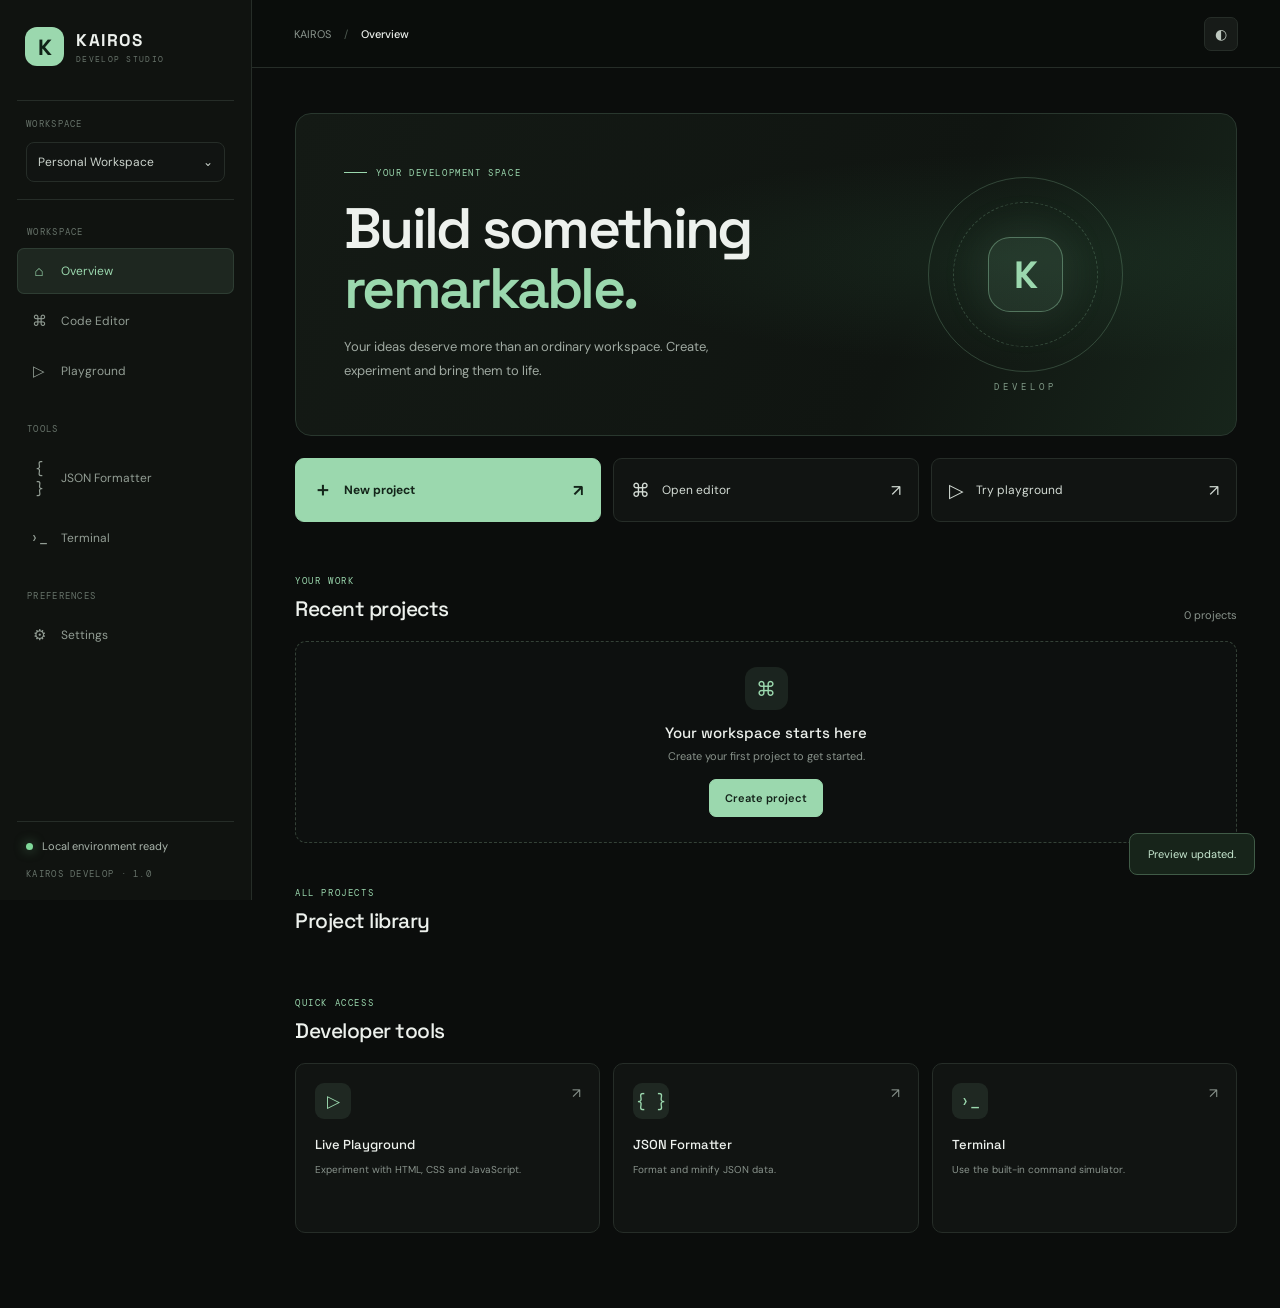
<file: develop.html>
<!DOCTYPE html>
<html lang="en">
<head>
  <meta charset="UTF-8">
  <meta name="viewport" content="width=device-width, initial-scale=1.0">
  <meta name="theme-color" content="#10110e">
  <title>DEVELOP — KAIROS</title>

  <link rel="preconnect" href="https://fonts.googleapis.com">
  <link rel="preconnect" href="https://fonts.gstatic.com" crossorigin>
  <link href="https://fonts.googleapis.com/css2?family=DM+Mono:wght@400;500&family=DM+Sans:wght@400;500;600;700&family=Space+Grotesk:wght@400;500;600;700&display=swap" rel="stylesheet">

  <link rel="stylesheet" href="develop.css">
  <script src="develop.js" defer></script>
</head>

<body>

<div class="develop-shell">

  <!-- SIDEBAR -->
  <aside class="sidebar" id="sidebar">

    <div class="dev-brand">
      <div class="brand-symbol">K</div>
      <div>
        <div class="brand-name">KAIROS</div>
        <div class="sidebar-label">DEVELOP STUDIO</div>
      </div>
    </div>

    <div class="sidebar-workspace">
      <span class="sidebar-label">WORKSPACE</span>
      <div class="workspace-selector">
        <span>Personal Workspace</span>
        <span>⌄</span>
      </div>
    </div>

    <nav class="sidebar-navigation">

      <span class="sidebar-label">WORKSPACE</span>

      <button class="side-link active" data-view="overview" type="button">
        <span class="side-icon">⌂</span>
        Overview
      </button>

      <button class="side-link" data-view="editor" type="button">
        <span class="side-icon">⌘</span>
        Code Editor
      </button>

      <button class="side-link" data-view="playground" type="button">
        <span class="side-icon">▷</span>
        Playground
      </button>

      <span class="sidebar-label">TOOLS</span>

      <button class="side-link" data-view="json" type="button">
        <span class="side-icon">{ }</span>
        JSON Formatter
      </button>

      <button class="side-link" data-view="terminal" type="button">
        <span class="side-icon">›_</span>
        Terminal
      </button>

      <span class="sidebar-label">PREFERENCES</span>

      <button class="side-link" data-view="settings" type="button">
        <span class="side-icon">⚙</span>
        Settings
      </button>

    </nav>

    <div class="sidebar-bottom">
      <div class="system-status">
        <span class="status-dot"></span>
        Local environment ready
      </div>
      <div class="sidebar-label">KAIROS DEVELOP · 1.0</div>
    </div>

  </aside>

  <!-- MAIN AREA -->
  <main class="main-area">

    <header class="topbar">
      <div class="topbar-left">
        <button class="mobile-menu" id="mobileMenu" type="button">☰</button>
        <div class="breadcrumb">
          KAIROS <span>/</span>
          <strong id="breadcrumbCurrent">Overview</strong>
        </div>
      </div>

      <div class="topbar-right">
        <button class="small-button" id="themeToggle" type="button" title="Toggle theme">
          ◐
        </button>
      </div>
    </header>

    <div class="view-container">

      <!-- OVERVIEW -->
      <section class="app-view active" id="view-overview">

        <div class="welcome-section">
          <div>
            <div class="eyebrow">
              <span class="eyebrow-line"></span>
              YOUR DEVELOPMENT SPACE
            </div>

            <h1>Build something<br><span>remarkable.</span></h1>

            <p>
              Your ideas deserve more than an ordinary workspace.
              Create, experiment and bring them to life.
            </p>
          </div>

          <div class="welcome-decoration">
            <div class="orbit orbit-one"></div>
            <div class="orbit orbit-two"></div>
            <div class="orbit-core">K</div>
            <div class="orbit-label">DEVELOP</div>
          </div>
        </div>

        <div class="quick-actions">

          <button class="quick-action primary-action" data-action="new-project" type="button">
            <span class="action-icon">＋</span>
            <span>New project</span>
            <span class="action-arrow">↗</span>
          </button>

          <button class="quick-action" data-action="open-editor" type="button">
            <span class="action-icon">⌘</span>
            <span>Open editor</span>
            <span class="action-arrow">↗</span>
          </button>

          <button class="quick-action" data-action="open-playground" type="button">
            <span class="action-icon">▷</span>
            <span>Try playground</span>
            <span class="action-arrow">↗</span>
          </button>

        </div>

        <div class="section-heading">
          <div>
            <span class="section-kicker">YOUR WORK</span>
            <h2>Recent projects</h2>
          </div>
          <span class="text-link" id="projectCount">0 projects</span>
        </div>

        <div class="project-grid" id="recentProjects">
          <div class="empty-projects">
            <div class="empty-icon">⌘</div>
            <h3>Your workspace starts here</h3>
            <p>Create your first project to get started.</p>
            <button class="primary-button" data-action="new-project" type="button">
              Create project
            </button>
          </div>
        </div>

        <div class="section-heading">
          <div>
            <span class="section-kicker">ALL PROJECTS</span>
            <h2>Project library</h2>
          </div>
        </div>

        <div class="project-grid" id="allProjects"></div>

        <div class="section-heading">
          <div>
            <span class="section-kicker">QUICK ACCESS</span>
            <h2>Developer tools</h2>
          </div>
        </div>

        <div class="utility-grid">

          <button class="utility-card" data-action="open-playground" type="button">
            <span class="utility-icon">▷</span>
            <strong>Live Playground</strong>
            <span>Experiment with HTML, CSS and JavaScript.</span>
            <span class="utility-arrow">↗</span>
          </button>

          <button class="utility-card" data-action="open-json" type="button">
            <span class="utility-icon">{ }</span>
            <strong>JSON Formatter</strong>
            <span>Format and minify JSON data.</span>
            <span class="utility-arrow">↗</span>
          </button>

          <button class="utility-card" data-action="open-terminal" type="button">
            <span class="utility-icon">›_</span>
            <strong>Terminal</strong>
            <span>Use the built-in command simulator.</span>
            <span class="utility-arrow">↗</span>
          </button>

        </div>

      </section>

      <!-- CODE EDITOR -->
      <section class="app-view" id="view-editor">

        <div class="page-heading">
          <div>
            <span class="section-kicker">DEVELOPMENT ENVIRONMENT</span>
            <h1>Code Editor</h1>
            <p>Manage your local projects and edit your files.</p>
          </div>

          <button class="primary-button" id="saveProject" type="button">
            Save changes
          </button>
        </div>

        <div class="editor-workspace">

          <aside class="editor-sidebar">
            <div class="editor-sidebar-header">
              <strong>EXPLORER</strong>
              <button class="small-button" id="addFile" type="button" title="Add file">＋</button>
            </div>

            <div class="file-tree" id="fileTree">
              <div class="file-tree-empty">Open or create a project to see its files.</div>
            </div>
          </aside>

          <div class="editor-main">

            <div class="editor-tabs" id="editorTabs">
              <div class="editor-empty-tab">No file open</div>
            </div>

            <div class="editor-content">
              <div class="editor-placeholder" id="editorPlaceholder">
                <div class="placeholder-symbol">⌘</div>
                <h2>Your editor is ready</h2>
                <p>Select a file from the explorer to start editing.</p>
              </div>

              <textarea
                class="code-editor"
                id="codeEditor"
                spellcheck="false"
                placeholder="Select a file to begin editing..."
                aria-label="Code editor"
              ></textarea>
            </div>

            <div class="editor-statusbar">
              <span id="editorFileStatus">No file selected</span>
              <span id="editorLanguage">Plain Text</span>
            </div>

          </div>
        </div>

      </section>

      <!-- PLAYGROUND -->
      <section class="app-view" id="view-playground">

        <div class="page-heading">
          <div>
            <span class="section-kicker">EXPERIMENT AND CREATE</span>
            <h1>Live Playground</h1>
            <p>Write code and preview your work instantly.</p>
          </div>

          <button class="primary-button" id="runPlayground" type="button">
            ▶ Run code
          </button>
        </div>

        <div class="playground-layout">

          <div class="playground-editors">

            <div class="playground-panel">
              <div class="panel-heading">
                <span class="file-indicator html-indicator"></span>
                HTML
              </div>
              <textarea id="playgroundHTML" class="tool-code-area" spellcheck="false" aria-label="HTML code"><h1>Hello, world!</h1>
<p>Welcome to KAIROS DEVELOP.</p>
<button onclick="alert('It works!')">Test button</button></textarea>
            </div>

            <div class="playground-panel">
              <div class="panel-heading">
                <span class="file-indicator css-indicator"></span>
                CSS
              </div>
              <textarea id="playgroundCSS" class="tool-code-area" spellcheck="false" aria-label="CSS code">body {
  font-family: Arial, sans-serif;
  padding: 30px;
  background: #f4f5f2;
  color: #171a16;
}

h1 {
  color: #245c45;
}</textarea>
            </div>

            <div class="playground-panel">
              <div class="panel-heading">
                <span class="file-indicator js-indicator"></span>
                JAVASCRIPT
              </div>
              <textarea id="playgroundJS" class="tool-code-area" spellcheck="false" aria-label="JavaScript code">console.log("KAIROS DEVELOP is ready.");</textarea>
            </div>

          </div>

          <div class="playground-preview">
            <div class="preview-heading">
              <strong>LIVE PREVIEW</strong>
              <button class="small-button" id="refreshPreview" type="button">↻ Refresh</button>
            </div>

            <iframe
              id="playgroundFrame"
              title="Code preview"
              sandbox="allow-scripts"
            ></iframe>
          </div>

        </div>

      </section>

      <!-- JSON FORMATTER -->
      <section class="app-view" id="view-json">

        <div class="page-heading">
          <div>
            <span class="section-kicker">DATA UTILITIES</span>
            <h1>JSON Formatter</h1>
            <p>Validate, format and minify your JSON data.</p>
          </div>
        </div>

        <div class="formatter-workspace">

          <div class="formatter-column">
            <div class="panel-heading">INPUT JSON</div>

            <textarea
              id="jsonInput"
              class="tool-code-area"
              spellcheck="false"
              placeholder='Paste your JSON here...'
              aria-label="JSON input"
            ></textarea>

            <div class="formatter-controls">
              <button class="primary-button" id="formatJSON" type="button">Format JSON</button>
              <button class="secondary-button" id="minifyJSON" type="button">Minify</button>
              <button class="secondary-button" id="clearJSON" type="button">Clear</button>
            </div>
          </div>

          <div class="formatter-column">
            <div class="panel-heading">OUTPUT</div>

            <textarea
              id="jsonOutput"
              class="tool-code-area"
              spellcheck="false"
              readonly
              placeholder="Your formatted JSON will appear here..."
              aria-label="JSON output"
            ></textarea>

            <div class="formatter-controls">
              <button class="secondary-button" id="copyJSON" type="button">Copy output</button>
              <span class="tool-feedback" id="jsonStatus">Waiting for input</span>
            </div>
          </div>

        </div>

      </section>

      <!-- TERMINAL -->
      <section class="app-view" id="view-terminal">

        <div class="page-heading">
          <div>
            <span class="section-kicker">COMMAND ENVIRONMENT</span>
            <h1>Terminal</h1>
            <p>A simple browser-based command simulator.</p>
          </div>

          <button class="secondary-button" id="clearTerminal" type="button">
            Clear terminal
          </button>
        </div>

        <div class="terminal-window">

          <div class="terminal-titlebar">
            <div class="terminal-lights">
              <span></span>
              <span></span>
              <span></span>
            </div>
            <span>kairos-terminal</span>
          </div>

          <div class="terminal-output" id="terminalOutput"></div>

          <form class="terminal-input-line" id="terminalForm">
            <span>kairos &gt;</span>
            <input
              id="terminalInput"
              type="text"
              autocomplete="off"
              spellcheck="false"
              placeholder="Type help to see commands..."
              aria-label="Terminal command"
            >
          </form>

        </div>

        <p class="terminal-note">
          This is a simulated terminal. It does not execute commands on your computer.
        </p>

      </section>

      <!-- SETTINGS -->
      <section class="app-view" id="view-settings">

        <div class="page-heading">
          <div>
            <span class="section-kicker">PERSONALISE YOUR SPACE</span>
            <h1>Settings</h1>
            <p>Adjust your development environment.</p>
          </div>
        </div>

        <div class="settings-panel">

          <div class="setting-row">
            <div>
              <strong>Interface theme</strong>
              <p>Choose the appearance of your workspace.</p>
            </div>

            <select id="interfaceTheme" class="tool-select">
              <option value="dark">Dark</option>
              <option value="light">Light</option>
            </select>
          </div>

          <div class="setting-row">
            <div>
              <strong>Editor font size</strong>
              <p>Adjust the text size in the code editor.</p>
            </div>

            <select id="editorFontSize" class="tool-select">
              <option value="12">12px</option>
              <option value="13">13px</option>
              <option value="14" selected>14px</option>
              <option value="15">15px</option>
              <option value="16">16px</option>
              <option value="18">18px</option>
              <option value="20">20px</option>
            </select>
          </div>

          <div class="setting-row">
            <div>
              <strong>Word wrap</strong>
              <p>Wrap long lines inside the editor.</p>
            </div>

            <input type="checkbox" id="wordWrap" checked>
          </div>

        </div>

      </section>

    </div>

  </main>

</div>

<!-- NEW PROJECT MODAL -->
<div class="modal-overlay" id="projectModal">

  <div class="project-modal">

    <div class="modal-heading">
      <div>
        <span class="section-kicker">GET STARTED</span>
        <h2>Create a project</h2>
      </div>

      <button class="small-button" id="closeProjectModal" type="button">✕</button>
    </div>

    <form id="projectForm">

      <div class="tool-field">
        <label class="tool-label" for="projectName">Project name</label>
        <input
          class="tool-input"
          id="projectName"
          type="text"
          placeholder="My awesome project"
          required
          maxlength="50"
        >
      </div>

      <div class="tool-field">
        <label class="tool-label" for="projectType">Project type</label>
        <select class="tool-select" id="projectType">
          <option value="html">HTML / CSS / JavaScript</option>
          <option value="javascript">JavaScript</option>
          <option value="website">Website</option>
          <option value="blank">Blank project</option>
        </select>
      </div>

      <div class="modal-actions">
        <button class="secondary-button" id="cancelProject" type="button">
          Cancel
        </button>

        <button class="primary-button" id="saveProject" type="submit">
          Create project
        </button>
      </div>

    </form>

  </div>

</div>

<!-- TOAST NOTIFICATION -->
<div class="toast" id="toast"></div>

</body>
</html>
</file>
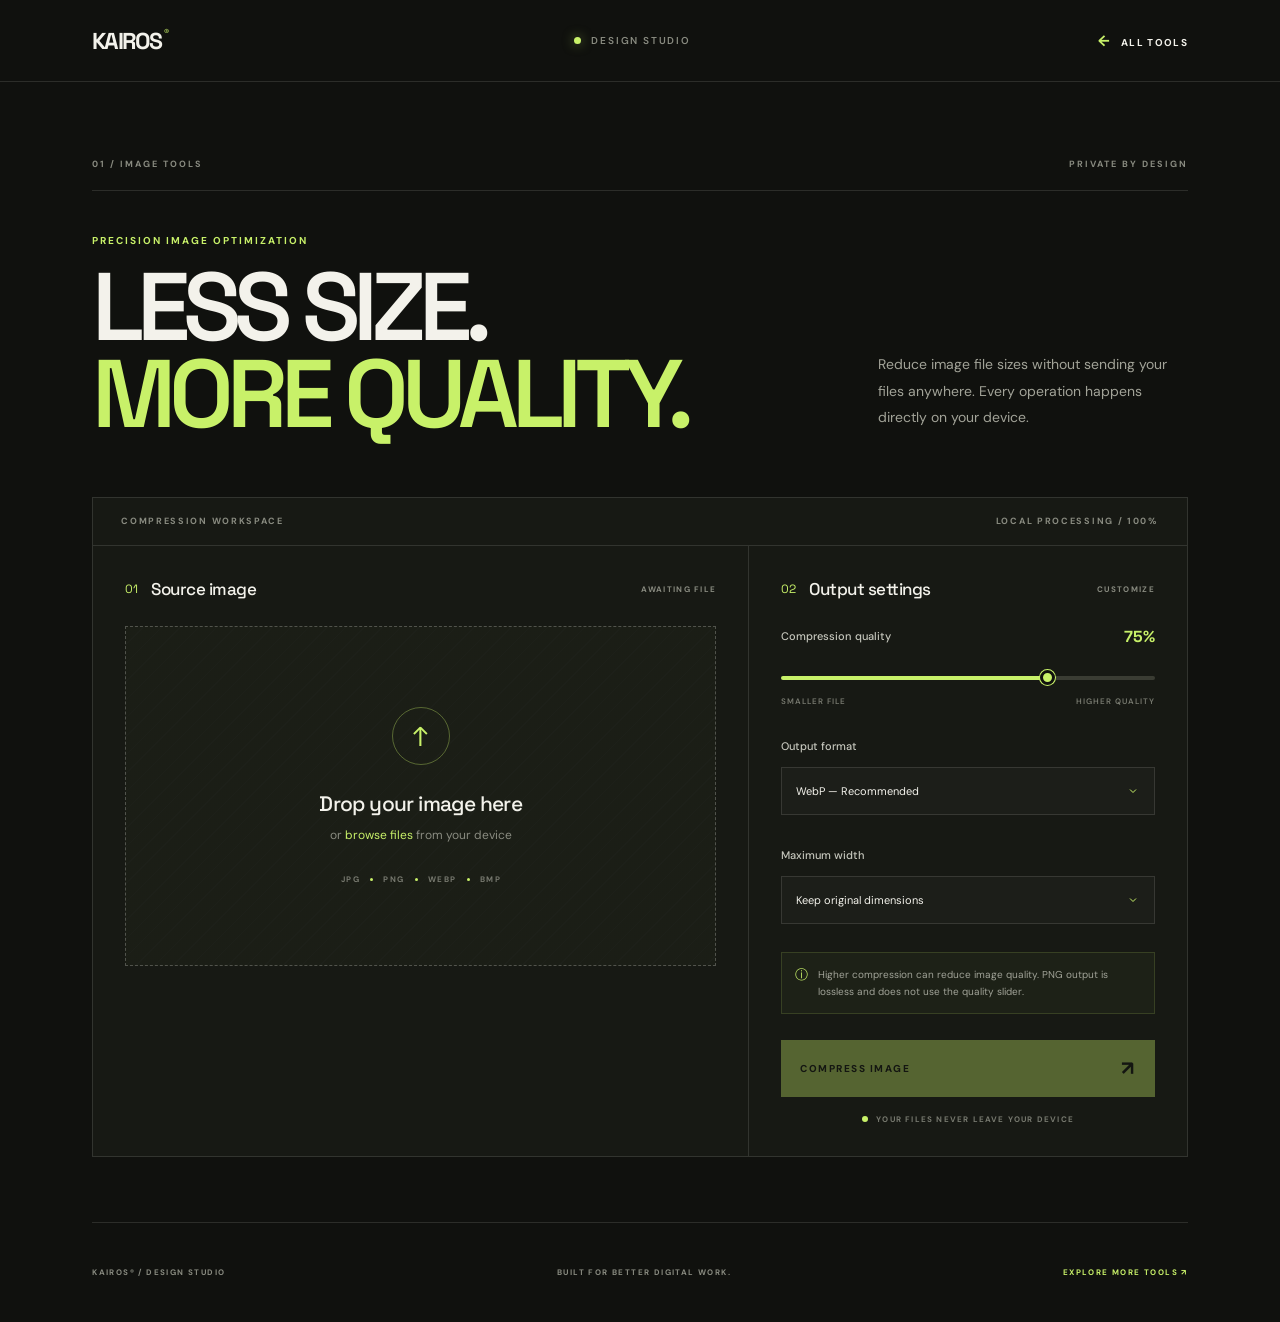
<file: image-compressor.html>
<!DOCTYPE html>
<html lang="en">
<head>
  <meta charset="UTF-8">
  <meta name="viewport" content="width=device-width, initial-scale=1.0">
  <meta name="theme-color" content="#10110e">
  <meta name="description" content="Compress images with precision using KAIROS Image Compressor. Fast, private and completely browser-based.">

  <title>Image Compressor — KAIROS</title>

  <link rel="preconnect" href="https://fonts.googleapis.com">
  <link rel="preconnect" href="https://fonts.gstatic.com" crossorigin>
  <link href="https://fonts.googleapis.com/css2?family=DM+Sans:wght@400;500;600;700&family=Space+Grotesk:wght@400;500;600;700&display=swap" rel="stylesheet">

  <link rel="stylesheet" href="compressor.css">
</head>

<body class="compressor-page">

  <header class="compressor-nav">
    <a href="index.html" class="compressor-brand">KAIROS<span>®</span></a>

    <div class="compressor-nav-center">
      <span class="nav-indicator"></span>
      DESIGN STUDIO
    </div>

    <a href="design.html" class="back-link">
      <span>←</span> ALL TOOLS
    </a>
  </header>

  <main>

    <section class="compressor-heading">
      <div class="eyebrow">
        <span>01 / IMAGE TOOLS</span>
        <span>PRIVATE BY DESIGN</span>
      </div>

      <div class="heading-layout">
        <div>
          <p class="section-kicker">PRECISION IMAGE OPTIMIZATION</p>

          <h1>LESS SIZE.<br><span>MORE QUALITY.</span></h1>
        </div>

        <p class="heading-description">
          Reduce image file sizes without sending your files anywhere.
          Every operation happens directly on your device.
        </p>
      </div>
    </section>

    <section class="compressor-workspace">

      <div class="workspace-topline">
        <span>COMPRESSION WORKSPACE</span>
        <span>LOCAL PROCESSING / 100%</span>
      </div>

      <div class="workspace-grid">

        <div class="upload-panel">

          <div class="panel-heading">
            <div>
              <span class="panel-index">01</span>
              <h2>Source image</h2>
            </div>

            <span class="panel-status">AWAITING FILE</span>
          </div>

          <label class="upload-zone" id="uploadZone" for="imageInput">

            <input
              type="file"
              id="imageInput"
              accept="image/jpeg,image/png,image/webp,image/bmp"
              hidden
            >

            <div class="upload-symbol">
              <span>↑</span>
            </div>

            <h3>Drop your image here</h3>

            <p>or <span>browse files</span> from your device</p>

            <div class="upload-formats">
              JPG <i></i> PNG <i></i> WEBP <i></i> BMP
            </div>

          </label>

          <div class="source-preview hidden" id="sourcePreview">
            <div class="preview-image-wrap">
              <img id="sourceImage" alt="Original image preview">
              <span class="image-label">ORIGINAL</span>
            </div>

            <div class="source-details">
              <div>
                <span class="detail-label">FILE NAME</span>
                <strong id="sourceName">—</strong>
              </div>

              <div>
                <span class="detail-label">ORIGINAL SIZE</span>
                <strong id="sourceSize">—</strong>
              </div>

              <button type="button" id="removeImage" class="remove-button">
                REMOVE FILE ×
              </button>
            </div>
          </div>

        </div>

        <aside class="settings-panel">

          <div class="panel-heading">
            <div>
              <span class="panel-index">02</span>
              <h2>Output settings</h2>
            </div>

            <span class="panel-status">CUSTOMIZE</span>
          </div>

          <div class="setting-group">
            <div class="setting-label">
              <label for="quality">Compression quality</label>
              <strong id="qualityValue">75%</strong>
            </div>

            <input
              type="range"
              id="quality"
              min="10"
              max="100"
              value="75"
            >

            <div class="range-labels">
              <span>SMALLER FILE</span>
              <span>HIGHER QUALITY</span>
            </div>
          </div>

          <div class="setting-group">
            <label for="outputFormat">Output format</label>

            <select id="outputFormat">
              <option value="image/webp">WebP — Recommended</option>
              <option value="image/jpeg">JPEG</option>
              <option value="image/png">PNG</option>
            </select>
          </div>

          <div class="setting-group">
            <label for="maxWidth">Maximum width</label>

            <select id="maxWidth">
              <option value="original">Keep original dimensions</option>
              <option value="2560">2560 px</option>
              <option value="1920">1920 px</option>
              <option value="1600">1600 px</option>
              <option value="1280">1280 px</option>
              <option value="1080">1080 px</option>
              <option value="800">800 px</option>
            </select>
          </div>

          <div class="settings-note">
            <span>ⓘ</span>
            <p>
              Higher compression can reduce image quality.
              PNG output is lossless and does not use the quality slider.
            </p>
          </div>

          <button type="button" id="compressButton" class="compress-button" disabled>
            <span>COMPRESS IMAGE</span>
            <span class="button-arrow">↗</span>
          </button>

          <p class="privacy-note">
            <span></span> YOUR FILES NEVER LEAVE YOUR DEVICE
          </p>

        </aside>

      </div>

    </section>

    <section class="result-section hidden" id="resultSection">

      <div class="result-heading">
        <div>
          <span class="section-kicker">03 / OPTIMIZATION RESULT</span>
          <h2>Your image, <span>refined.</span></h2>
        </div>

        <span class="result-status">PROCESSING COMPLETE</span>
      </div>

      <div class="result-grid">

        <div class="result-preview">
          <img id="resultImage" alt="Compressed image preview">
          <span class="image-label">COMPRESSED OUTPUT</span>
        </div>

        <div class="result-information">

          <div class="saving-display">
            <span>FILE SIZE REDUCTION</span>
            <strong id="savingPercent">0%</strong>
            <p id="savingDescription">Your optimized image is ready.</p>
          </div>

          <div class="size-comparison">
            <div>
              <span>ORIGINAL</span>
              <strong id="originalResultSize">—</strong>
            </div>

            <div>
              <span>COMPRESSED</span>
              <strong id="compressedResultSize">—</strong>
            </div>
          </div>

          <div class="result-actions">
            <button type="button" id="downloadButton" class="download-button">
              DOWNLOAD IMAGE <span>↓</span>
            </button>

            <button type="button" id="compressAgain" class="again-button">
              ADJUST SETTINGS
            </button>
          </div>

        </div>

      </div>

    </section>

    <section class="compressor-footer">
      <span>KAIROS® / DESIGN STUDIO</span>
      <span>BUILT FOR BETTER DIGITAL WORK.</span>
      <a href="design.html">EXPLORE MORE TOOLS ↗</a>
    </section>

  </main>

  <script src="compressor.js"></script>
</body>
</html>
</file>
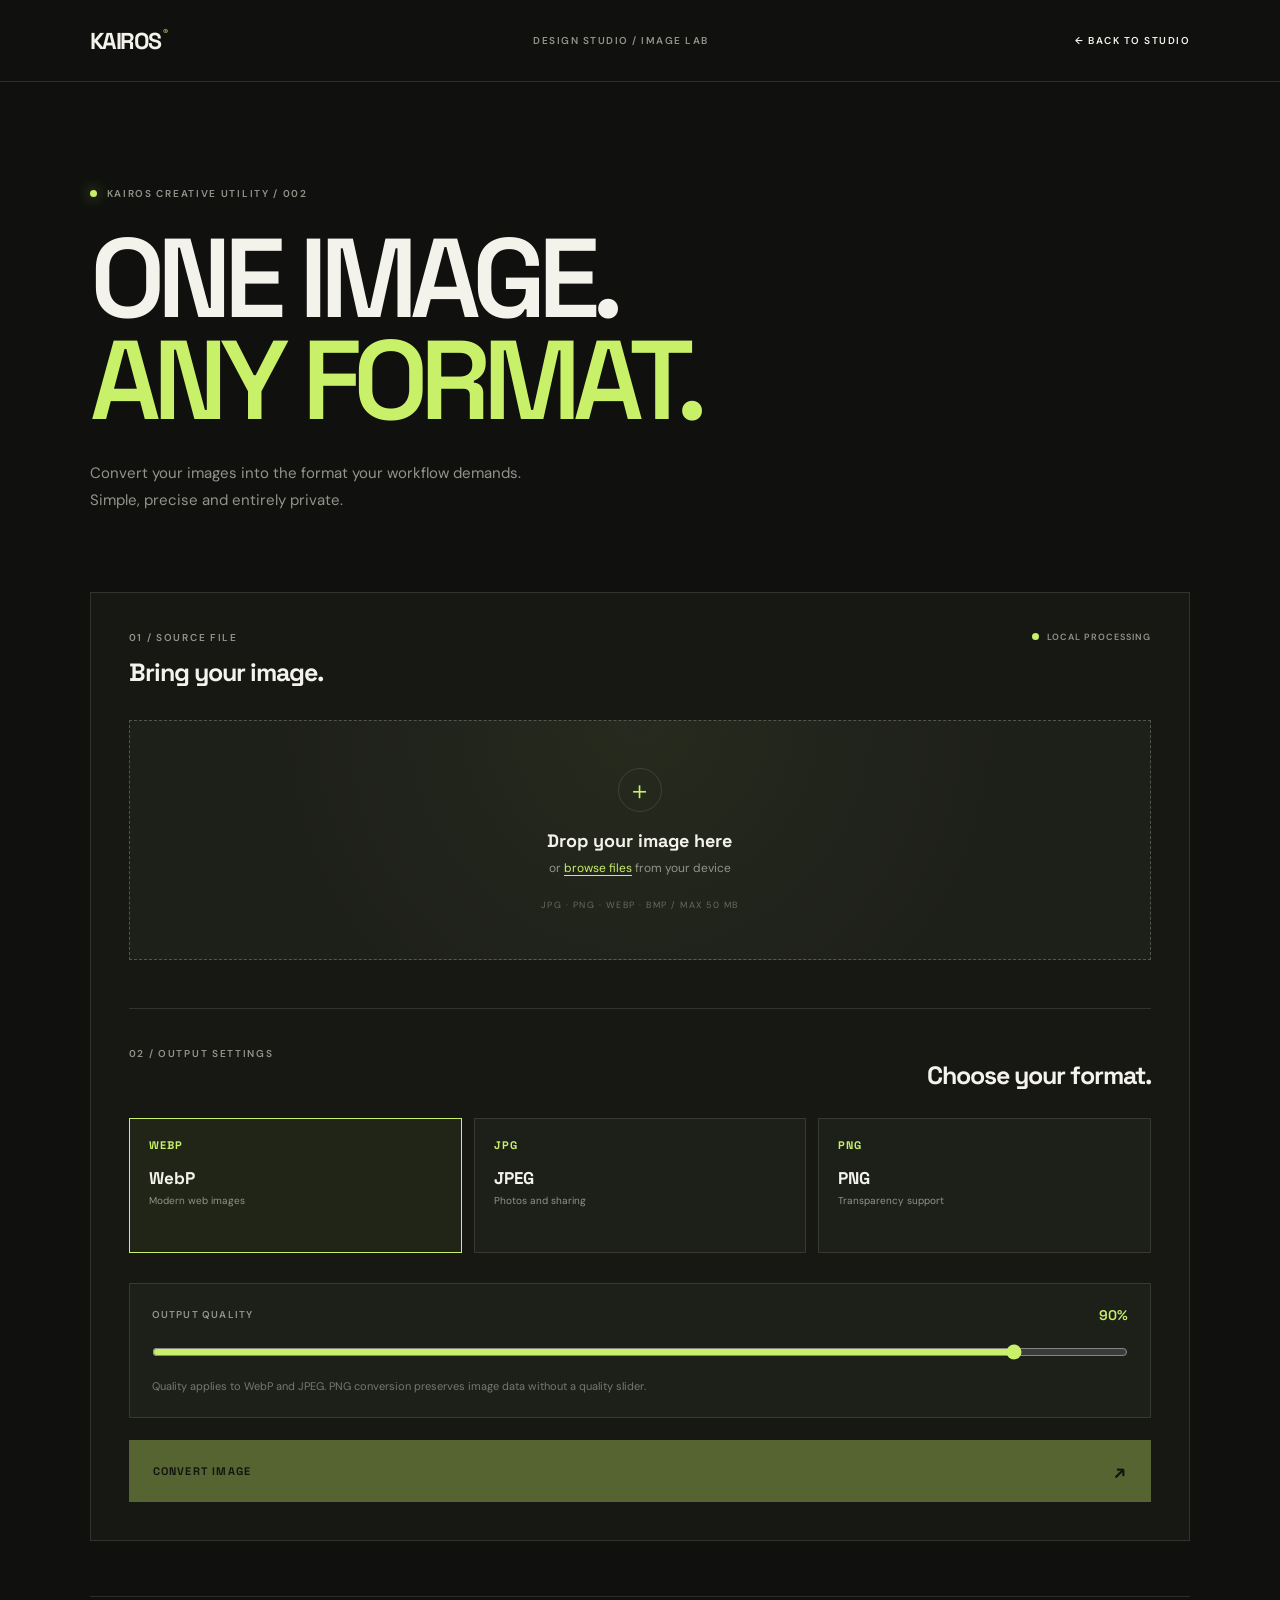
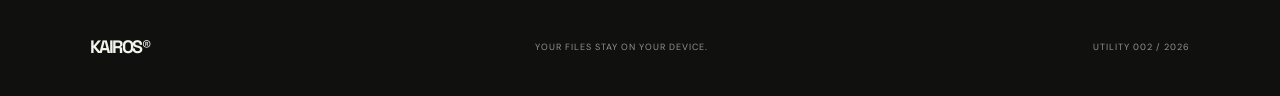
<file: image-converter.html>
<!DOCTYPE html>
<html lang="en">
<head>
  <meta charset="UTF-8">
  <meta name="viewport" content="width=device-width, initial-scale=1.0">
  <meta name="theme-color" content="#10110e">
  <title>Image Converter — KAIROS</title>

  <link rel="preconnect" href="https://fonts.googleapis.com">
  <link rel="preconnect" href="https://fonts.gstatic.com" crossorigin>
  <link href="https://fonts.googleapis.com/css2?family=DM+Sans:wght@400;500;600;700&family=Space+Grotesk:wght@400;500;600;700&display=swap" rel="stylesheet">

  <link rel="stylesheet" href="converter.css">
</head>
<body>

  <header class="converter-nav">
    <a href="index.html" class="brand">KAIROS<span>®</span></a>
    <span class="nav-label">DESIGN STUDIO / IMAGE LAB</span>
    <a href="design.html" class="back-link">← BACK TO STUDIO</a>
  </header>

  <main class="converter-main">

    <section class="converter-heading">
      <div class="eyebrow"><span></span> KAIROS CREATIVE UTILITY / 002</div>
      <h1>ONE IMAGE.<br><span>ANY FORMAT.</span></h1>
      <p>Convert your images into the format your workflow demands. Simple, precise and entirely private.</p>
    </section>

    <section class="converter-workspace">

      <div class="workspace-top">
        <div>
          <span class="section-index">01 / SOURCE FILE</span>
          <h2>Bring your image.</h2>
        </div>
        <span class="local-status"><i></i> LOCAL PROCESSING</span>
      </div>

      <label class="converter-upload" id="uploadZone" for="imageInput">
        <input type="file" id="imageInput" accept="image/jpeg,image/png,image/webp,image/bmp">
        <span class="upload-symbol">＋</span>
        <strong>Drop your image here</strong>
        <span>or <u>browse files</u> from your device</span>
        <small>JPG · PNG · WEBP · BMP / MAX 50 MB</small>
      </label>

      <div class="source-preview" id="sourcePreview" hidden>
        <div class="source-image-wrap">
          <img id="sourceImage" alt="Selected image preview">
        </div>
        <div class="source-details">
          <span class="section-index">SELECTED IMAGE</span>
          <strong id="sourceName">image.jpg</strong>
          <span id="sourceInfo">0 KB · 0 × 0 px</span>
        </div>
        <button class="remove-button" id="removeImage" type="button">REMOVE ×</button>
      </div>

      <div class="converter-settings">
        <div class="settings-heading">
          <span class="section-index">02 / OUTPUT SETTINGS</span>
          <h2>Choose your format.</h2>
        </div>

        <div class="format-grid">
          <label class="format-option selected">
            <input type="radio" name="format" value="image/webp" checked>
            <span class="format-extension">WEBP</span>
            <strong>WebP</strong>
            <small>Modern web images</small>
          </label>

          <label class="format-option">
            <input type="radio" name="format" value="image/jpeg">
            <span class="format-extension">JPG</span>
            <strong>JPEG</strong>
            <small>Photos and sharing</small>
          </label>

          <label class="format-option">
            <input type="radio" name="format" value="image/png">
            <span class="format-extension">PNG</span>
            <strong>PNG</strong>
            <small>Transparency support</small>
          </label>
        </div>

        <div class="quality-setting" id="qualitySetting">
          <div>
            <label for="quality">OUTPUT QUALITY</label>
            <span id="qualityValue">90%</span>
          </div>
          <input type="range" id="quality" min="10" max="100" value="90">
          <p>Quality applies to WebP and JPEG. PNG conversion preserves image data without a quality slider.</p>
        </div>

        <button class="convert-button" id="convertButton" type="button" disabled>
          <span>CONVERT IMAGE</span>
          <span>↗</span>
        </button>
      </div>

      <section class="conversion-result" id="resultSection" hidden>
        <div class="result-heading">
          <span class="section-index">03 / CONVERSION COMPLETE</span>
          <span class="result-status">READY TO DOWNLOAD</span>
        </div>

        <div class="result-preview">
          <img id="resultImage" alt="Converted image preview">
        </div>

        <div class="result-details">
          <div>
            <span>OUTPUT FILE</span>
            <strong id="resultName">image.webp</strong>
          </div>
          <div>
            <span>FILE SIZE</span>
            <strong id="resultSize">0 KB</strong>
          </div>
          <div>
            <span>FORMAT</span>
            <strong id="resultFormat">WEBP</strong>
          </div>
        </div>

        <button class="download-button" id="downloadButton" type="button">
          DOWNLOAD CONVERTED IMAGE <span>↓</span>
        </button>

        <button class="convert-again" id="convertAgain" type="button">
          CONVERT ANOTHER IMAGE ↗
        </button>
      </section>

    </section>

    <footer class="converter-footer">
      <a href="design.html">KAIROS®</a>
      <span>YOUR FILES STAY ON YOUR DEVICE.</span>
      <span>UTILITY 002 / 2026</span>
    </footer>

  </main>

  <script src="converter.js"></script>
</body>
</html>
</file>
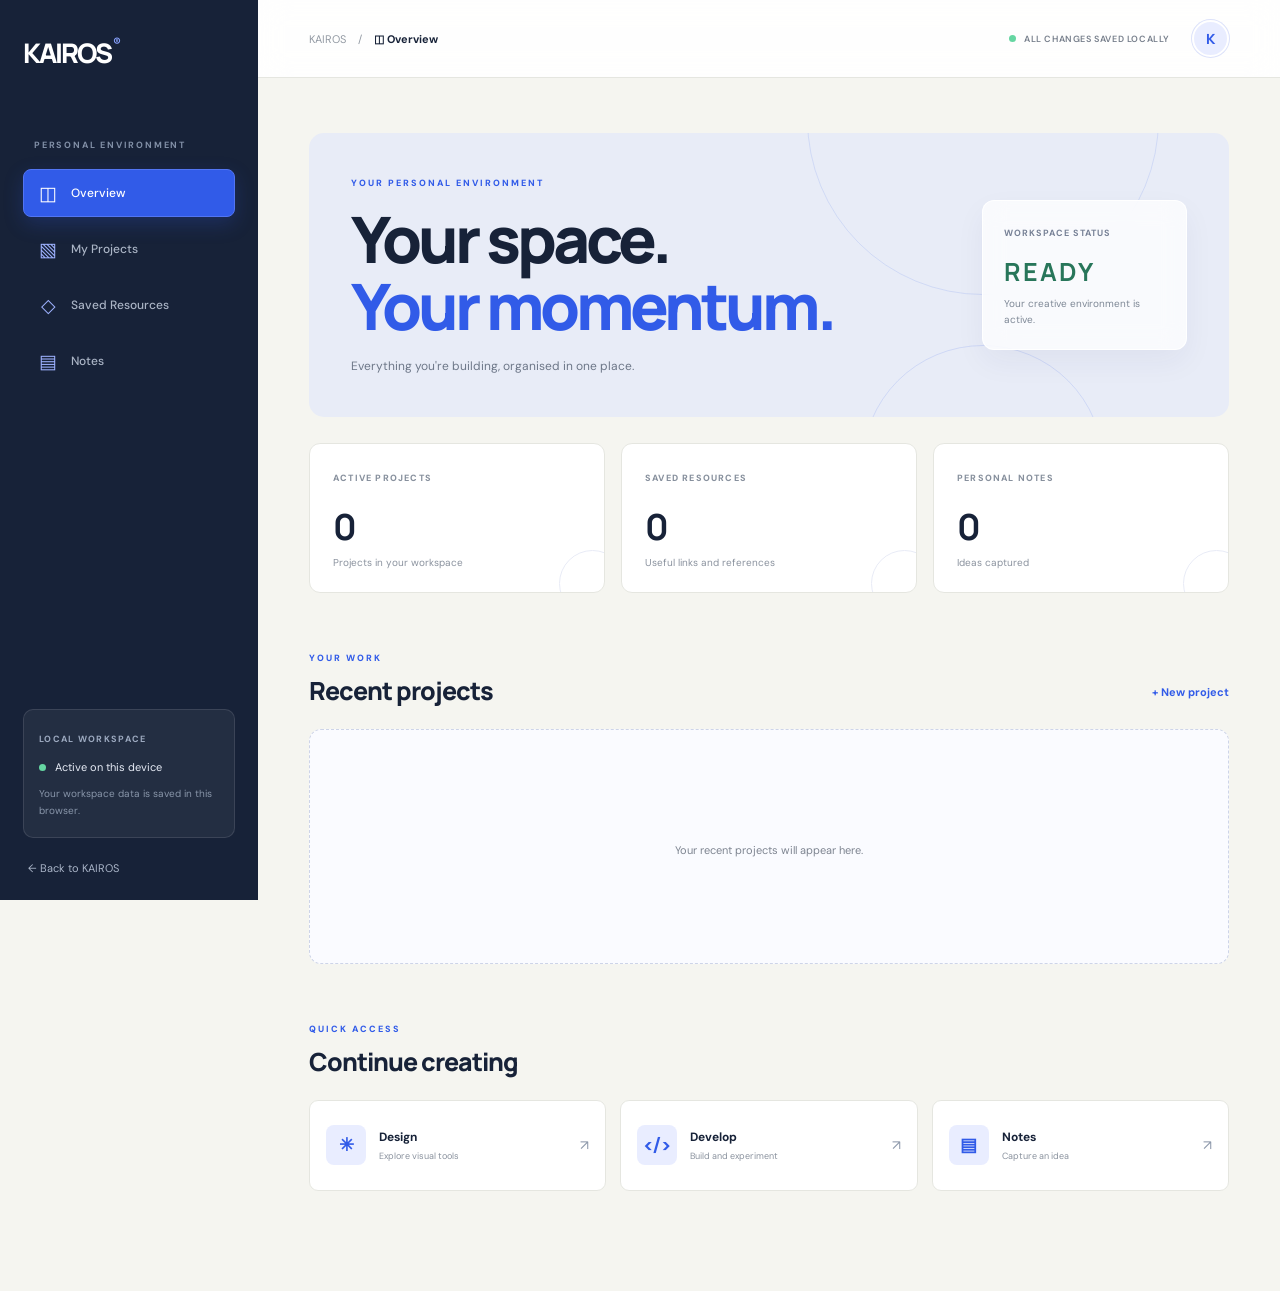
<file: workspace.html>
<!DOCTYPE html>
<html lang="en">
<head>
  <meta charset="UTF-8">
  <meta name="viewport" content="width=device-width, initial-scale=1.0">
  <meta name="theme-color" content="#080b12">
  <meta name="description" content="KAIROS Workspace — Your creative command centre.">
  <title>KAIROS® — Workspace</title>

  <link rel="preconnect" href="https://fonts.googleapis.com">
  <link rel="preconnect" href="https://fonts.gstatic.com" crossorigin>
  <link href="https://fonts.googleapis.com/css2?family=DM+Sans:wght@400;500;600;700&family=Space+Grotesk:wght@400;500;600;700&display=swap" rel="stylesheet">

  <link rel="stylesheet" href="workspace.css">
  <script src="workspace.js" defer></script>
</head>

<body>

  <div class="workspace-shell">

    <aside class="sidebar" id="sidebar">
      <a href="index.html" class="brand">KAIROS<span>®</span></a>

      <div class="workspace-label">PERSONAL ENVIRONMENT</div>

      <nav class="side-navigation">
        <a href="#overview" class="side-link active" data-view="overview">
          <span class="side-icon">◫</span>
          Overview
        </a>
        <a href="#projects" class="side-link" data-view="projects">
          <span class="side-icon">▧</span>
          My Projects
        </a>
        <a href="#resources" class="side-link" data-view="resources">
          <span class="side-icon">◇</span>
          Saved Resources
        </a>
        <a href="#notes" class="side-link" data-view="notes">
          <span class="side-icon">▤</span>
          Notes
        </a>
      </nav>

      <div class="sidebar-bottom">
        <div class="storage-card">
          <span class="storage-label">LOCAL WORKSPACE</span>
          <div class="storage-indicator">
            <span></span>
            Active on this device
          </div>
          <p>Your workspace data is saved in this browser.</p>
        </div>

        <a href="index.html" class="back-home">← Back to KAIROS</a>
      </div>
    </aside>

    <main class="main-area">

      <header class="topbar">
        <button class="menu-button" id="menuButton" aria-label="Toggle sidebar">☰</button>

        <div class="breadcrumb">
          <span>KAIROS</span>
          <span>/</span>
          <strong id="currentSection">Overview</strong>
        </div>

        <div class="topbar-right">
          <span class="local-status"><i></i> ALL CHANGES SAVED LOCALLY</span>
          <div class="profile-mark">K</div>
        </div>
      </header>

      <div class="content-area">

        <!-- OVERVIEW -->
        <section class="view active" id="view-overview">

          <div class="welcome-row">
            <div>
              <span class="eyebrow">YOUR PERSONAL ENVIRONMENT</span>
              <h1>Your space.<br><span>Your momentum.</span></h1>
              <p>Everything you're building, organised in one place.</p>
            </div>

            <div class="date-card">
              <span>WORKSPACE STATUS</span>
              <strong>READY</strong>
              <small>Your creative environment is active.</small>
            </div>
          </div>

          <div class="stats-grid">
            <article class="stat-card">
              <span>ACTIVE PROJECTS</span>
              <strong id="projectCount">0</strong>
              <small>Projects in your workspace</small>
            </article>

            <article class="stat-card">
              <span>SAVED RESOURCES</span>
              <strong id="resourceCount">0</strong>
              <small>Useful links and references</small>
            </article>

            <article class="stat-card">
              <span>PERSONAL NOTES</span>
              <strong id="noteCount">0</strong>
              <small>Ideas captured</small>
            </article>
          </div>

          <div class="section-heading">
            <div>
              <span class="eyebrow">YOUR WORK</span>
              <h2>Recent projects</h2>
            </div>
            <button class="text-button" data-action="new-project">+ New project</button>
          </div>

          <div class="project-grid" id="recentProjects">
            <div class="empty-state">
              <span>◇</span>
              <h3>Your next big idea starts here.</h3>
              <p>Create a project to begin organising your work.</p>
              <button class="primary-button" data-action="new-project">Create your first project</button>
            </div>
          </div>

          <div class="quick-access">
            <div class="section-heading">
              <div>
                <span class="eyebrow">QUICK ACCESS</span>
                <h2>Continue creating</h2>
              </div>
            </div>

            <div class="quick-grid">
              <a href="design.html" class="quick-card">
                <span class="quick-symbol">✳</span>
                <div>
                  <strong>Design</strong>
                  <small>Explore visual tools</small>
                </div>
                <span class="quick-arrow">↗</span>
              </a>

              <a href="develop.html" class="quick-card">
                <span class="quick-symbol">&lt;/&gt;</span>
                <div>
                  <strong>Develop</strong>
                  <small>Build and experiment</small>
                </div>
                <span class="quick-arrow">↗</span>
              </a>

              <a href="#notes" class="quick-card" data-view-link="notes">
                <span class="quick-symbol">▤</span>
                <div>
                  <strong>Notes</strong>
                  <small>Capture an idea</small>
                </div>
                <span class="quick-arrow">↗</span>
              </a>
            </div>
          </div>

        </section>

        <!-- PROJECTS -->
        <section class="view" id="view-projects">
          <div class="page-heading">
            <span class="eyebrow">YOUR CREATIVE WORK</span>
            <h1>My projects</h1>
            <p>Keep your ideas, plans and ongoing work organised.</p>
          </div>

          <div class="toolbar">
            <input type="search" id="projectSearch" placeholder="Search projects...">
            <button class="primary-button" data-action="new-project">+ New project</button>
          </div>

          <div class="project-grid" id="allProjects"></div>
        </section>

        <!-- RESOURCES -->
        <section class="view" id="view-resources">
          <div class="page-heading">
            <span class="eyebrow">YOUR PERSONAL LIBRARY</span>
            <h1>Saved resources</h1>
            <p>Keep useful websites and references within reach.</p>
          </div>

          <form class="resource-form" id="resourceForm">
            <input type="text" id="resourceTitle" placeholder="Resource name" required>
            <input type="url" id="resourceURL" placeholder="https://example.com" required>
            <button class="primary-button" type="submit">Save resource</button>
          </form>

          <div class="resource-list" id="resourceList"></div>
        </section>

        <!-- NOTES -->
        <section class="view" id="view-notes">
          <div class="page-heading">
            <span class="eyebrow">THINK IT. CAPTURE IT.</span>
            <h1>Your notes</h1>
            <p>A private space for thoughts, plans and ideas on this device.</p>
          </div>

          <div class="notes-layout">
            <div class="notes-list-panel">
              <div class="notes-list-heading">
                <strong>ALL NOTES</strong>
                <button class="text-button" id="newNote">+ New</button>
              </div>
              <div id="notesList"></div>
            </div>

            <div class="note-editor">
              <input type="text" id="noteTitle" placeholder="Untitled note">
              <textarea id="noteBody" placeholder="Start writing your thoughts..."></textarea>
              <div class="note-footer">
                <span id="noteStatus">Ready</span>
                <button class="danger-button" id="deleteNote">Delete note</button>
              </div>
            </div>
          </div>
        </section>

      </div>
    </main>
  </div>

  <!-- PROJECT MODAL -->
  <div class="modal" id="projectModal">
    <div class="modal-card">
      <button class="modal-close" id="closeProjectModal" aria-label="Close">×</button>

      <span class="eyebrow">NEW CREATIVE WORK</span>
      <h2>Create a project</h2>
      <p>Give your next idea a place to grow.</p>

      <form id="projectForm">
        <label for="projectName">Project name</label>
        <input type="text" id="projectName" placeholder="e.g. My new website" required>

        <label for="projectType">Project category</label>
        <select id="projectType">
          <option value="Design">Design</option>
          <option value="Development">Development</option>
          <option value="Business">Business</option>
          <option value="Personal">Personal</option>
          <option value="Other">Other</option>
        </select>

        <label for="projectDescription">Description</label>
        <textarea id="projectDescription" placeholder="What are you working on?"></textarea>

        <button class="primary-button full-button" type="submit">Create project →</button>
      </form>
    </div>
  </div>

  <div class="toast" id="toast"></div>

</body>
</html>
</file>
<file: develop.css>
:root {
  --bg: #0b0d0c;
  --surface: #111412;
  --surface-2: #171b18;
  --surface-3: #1d231f;
  --border: #262d28;
  --text: #edf1ed;
  --muted: #89938c;
  --accent: #9bd8ae;
  --accent-dark: #245c45;
  --accent-soft: rgba(155, 216, 174, .1);
  --danger: #e58e8e;
  --shadow: 0 20px 70px rgba(0, 0, 0, .35);
  --sans: "DM Sans", sans-serif;
  --display: "Space Grotesk", sans-serif;
  --mono: "DM Mono", monospace;
}

* {
  box-sizing: border-box;
  margin: 0;
  padding: 0;
}

html {
  scroll-behavior: smooth;
}

body {
  min-height: 100vh;
  background: var(--bg);
  color: var(--text);
  font-family: var(--sans);
  font-size: 14px;
}

button,
input,
textarea,
select {
  font: inherit;
}

button {
  color: inherit;
  cursor: pointer;
}

button:focus-visible,
input:focus-visible,
textarea:focus-visible,
select:focus-visible {
  outline: 2px solid var(--accent);
  outline-offset: 3px;
}

.develop-shell {
  min-height: 100vh;
  display: flex;
}

/* SIDEBAR */

.sidebar {
  width: 252px;
  height: 100vh;
  position: fixed;
  top: 0;
  left: 0;
  z-index: 20;
  display: flex;
  flex-direction: column;
  padding: 27px 17px 20px;
  background: #101310;
  border-right: 1px solid var(--border);
}

.dev-brand {
  display: flex;
  align-items: center;
  gap: 12px;
  padding: 0 8px 34px;
}

.brand-symbol {
  width: 39px;
  height: 39px;
  display: grid;
  place-items: center;
  border-radius: 12px;
  background: var(--accent);
  color: #102217;
  font-family: var(--display);
  font-size: 22px;
  font-weight: 700;
}

.brand-name {
  font-family: var(--display);
  font-size: 17px;
  font-weight: 700;
  letter-spacing: 1.5px;
}

.sidebar-label {
  display: block;
  color: #67736a;
  font-family: var(--mono);
  font-size: 9px;
  letter-spacing: 1.3px;
}

.dev-brand .sidebar-label {
  margin-top: 3px;
  font-size: 8px;
}

.sidebar-workspace {
  padding: 17px 9px;
  border-top: 1px solid var(--border);
  border-bottom: 1px solid var(--border);
}

.workspace-selector {
  display: flex;
  justify-content: space-between;
  align-items: center;
  margin-top: 12px;
  padding: 11px;
  border: 1px solid var(--border);
  border-radius: 8px;
  background: var(--surface);
  color: #cbd3cc;
  font-size: 12px;
}

.sidebar-navigation {
  flex: 1;
  padding-top: 26px;
}

.sidebar-navigation > .sidebar-label {
  margin: 0 10px 10px;
}

.side-link {
  width: 100%;
  display: flex;
  align-items: center;
  gap: 12px;
  padding: 12px 11px;
  margin-bottom: 4px;
  border: 1px solid transparent;
  border-radius: 7px;
  background: transparent;
  color: #929d94;
  text-align: left;
  font-size: 12px;
  transition: .2s ease;
}

.side-link:hover {
  background: var(--surface-2);
  color: var(--text);
}

.side-link.active {
  background: var(--accent-soft);
  border-color: rgba(155, 216, 174, .13);
  color: var(--accent);
}

.side-icon {
  width: 20px;
  text-align: center;
  font-family: var(--mono);
  font-size: 15px;
}

.sidebar-navigation .sidebar-label:not(:first-child) {
  margin-top: 29px;
}

.sidebar-bottom {
  padding: 17px 9px 0;
  border-top: 1px solid var(--border);
}

.system-status {
  display: flex;
  align-items: center;
  gap: 9px;
  margin-bottom: 15px;
  color: #aab5ac;
  font-size: 11px;
}

.status-dot {
  width: 7px;
  height: 7px;
  border-radius: 50%;
  background: #80d99a;
  box-shadow: 0 0 12px rgba(128, 217, 154, .55);
}

/* MAIN AREA */

.main-area {
  width: calc(100% - 252px);
  min-height: 100vh;
  margin-left: 252px;
}

.topbar {
  height: 68px;
  display: flex;
  align-items: center;
  justify-content: space-between;
  padding: 0 42px;
  border-bottom: 1px solid var(--border);
  background: rgba(11, 13, 12, .88);
}

.breadcrumb {
  color: var(--muted);
  font-size: 11px;
}

.breadcrumb span {
  margin: 0 10px;
  color: #4d5950;
}

.breadcrumb strong {
  color: var(--text);
  font-weight: 500;
}

.topbar-right {
  display: flex;
  align-items: center;
  gap: 10px;
}

.mobile-menu {
  display: none;
  border: 0;
  background: transparent;
  color: var(--text);
  font-size: 20px;
}

.view-container {
  max-width: 1500px;
  margin: auto;
  padding: 45px 43px 75px;
}

.app-view {
  display: none;
  animation: viewEnter .35s ease both;
}

.app-view.active {
  display: block;
}

@keyframes viewEnter {
  from {
    opacity: 0;
    transform: translateY(8px);
  }
  to {
    opacity: 1;
    transform: translateY(0);
  }
}

/* OVERVIEW */

.welcome-section {
  min-height: 300px;
  position: relative;
  display: flex;
  align-items: center;
  justify-content: space-between;
  overflow: hidden;
  padding: 43px 48px;
  border: 1px solid #29372e;
  border-radius: 16px;
  background:
    radial-gradient(ellipse at 78% 45%, rgba(50, 103, 70, .2), transparent 42%),
    linear-gradient(115deg, #141a15, #101511 65%, #17251b);
}

.eyebrow,
.section-kicker {
  color: var(--accent);
  font-family: var(--mono);
  font-size: 9px;
  letter-spacing: 1.6px;
}

.eyebrow {
  display: flex;
  align-items: center;
  gap: 9px;
  margin-bottom: 20px;
}

.eyebrow-line {
  width: 23px;
  height: 1px;
  background: var(--accent);
}

.welcome-section h1 {
  font-family: var(--display);
  font-size: clamp(37px, 5vw, 57px);
  line-height: 1.05;
  letter-spacing: -2.7px;
  font-weight: 600;
}

.welcome-section h1 span {
  color: var(--accent);
}

.welcome-section p {
  max-width: 410px;
  margin-top: 17px;
  color: #a0aaa2;
  font-size: 13px;
  line-height: 1.8;
}

.welcome-decoration {
  width: 235px;
  height: 235px;
  position: relative;
  flex-shrink: 0;
  margin-right: 45px;
  display: grid;
  place-items: center;
}

.orbit {
  position: absolute;
  border: 1px solid rgba(155, 216, 174, .23);
  border-radius: 50%;
}

.orbit-one {
  width: 195px;
  height: 195px;
  animation: rotate 24s linear infinite;
}

.orbit-two {
  width: 145px;
  height: 145px;
  border-style: dashed;
  animation: rotate 18s linear infinite reverse;
}

.orbit-core {
  width: 75px;
  height: 75px;
  display: grid;
  place-items: center;
  border: 1px solid rgba(155, 216, 174, .4);
  border-radius: 22px;
  background: rgba(155, 216, 174, .1);
  color: var(--accent);
  font-family: var(--display);
  font-size: 38px;
  font-weight: 700;
  box-shadow: 0 0 50px rgba(155, 216, 174, .12);
}

.orbit-label {
  position: absolute;
  bottom: -1px;
  color: #819b88;
  font-family: var(--mono);
  font-size: 9px;
  letter-spacing: 4px;
}

@keyframes rotate {
  to {
    transform: rotate(360deg);
  }
}

/* QUICK ACTIONS */

.quick-actions {
  display: grid;
  grid-template-columns: repeat(3, 1fr);
  gap: 12px;
  margin: 22px 0 48px;
}

.quick-action {
  min-height: 64px;
  display: flex;
  align-items: center;
  gap: 12px;
  padding: 0 17px;
  border: 1px solid var(--border);
  border-radius: 9px;
  background: var(--surface);
  color: #d3dbd4;
  font-size: 12px;
  text-align: left;
  transition: .2s ease;
}

.quick-action:hover,
.utility-card:hover {
  border-color: rgba(155, 216, 174, .45);
  background: var(--surface-2);
  transform: translateY(-3px);
}

.primary-action {
  background: var(--accent);
  border-color: var(--accent);
  color: #14251a;
  font-weight: 700;
}

.primary-action:hover {
  background: #b1e8c1;
}

.action-icon {
  font-size: 19px;
}

.action-arrow {
  margin-left: auto;
  font-size: 16px;
}

/* SECTION HEADINGS */

.section-heading {
  display: flex;
  justify-content: space-between;
  align-items: end;
  margin: 39px 0 19px;
}

.section-heading h2 {
  margin-top: 7px;
  font-family: var(--display);
  font-size: 21px;
  font-weight: 500;
  letter-spacing: -.5px;
}

.text-link {
  color: var(--muted);
  font-size: 11px;
}

/* PROJECTS */

.project-grid {
  display: grid;
  grid-template-columns: repeat(3, minmax(0, 1fr));
  gap: 13px;
}

.empty-projects {
  grid-column: 1 / -1;
  min-height: 185px;
  display: flex;
  flex-direction: column;
  align-items: center;
  justify-content: center;
  padding: 25px;
  border: 1px dashed #344137;
  border-radius: 11px;
  background: rgba(17, 20, 18, .5);
  text-align: center;
}

.empty-icon {
  width: 43px;
  height: 43px;
  display: grid;
  place-items: center;
  margin-bottom: 13px;
  border-radius: 12px;
  background: var(--accent-soft);
  color: var(--accent);
  font-size: 20px;
}

.empty-projects h3 {
  font-family: var(--display);
  font-size: 15px;
  font-weight: 500;
}

.empty-projects p {
  margin: 7px 0 16px;
  color: var(--muted);
  font-size: 11px;
}

.project-card {
  min-width: 0;
  padding: 18px;
  border: 1px solid var(--border);
  border-radius: 10px;
  background: var(--surface);
  transition: .2s ease;
}

.project-card:hover {
  border-color: #526c58;
  transform: translateY(-3px);
}

.project-card-top,
.project-card-bottom {
  display: flex;
  justify-content: space-between;
  align-items: center;
}

.project-card-icon {
  width: 38px;
  height: 38px;
  display: grid;
  place-items: center;
  border-radius: 10px;
  background: var(--accent-soft);
  color: var(--accent);
  font-family: var(--mono);
}

.project-card-type {
  color: var(--muted);
  font-family: var(--mono);
  font-size: 9px;
}

.project-card h3 {
  overflow-wrap: anywhere;
  margin: 21px 0 7px;
  font-family: var(--display);
  font-size: 15px;
  font-weight: 500;
}

.project-card p {
  color: var(--muted);
  font-size: 10px;
}

.project-card-bottom {
  margin-top: 20px;
  padding-top: 12px;
  border-top: 1px solid var(--border);
}

.project-open {
  border: 0;
  background: transparent;
  color: var(--accent);
  font-size: 11px;
}

/* UTILITIES */

.utility-grid {
  display: grid;
  grid-template-columns: repeat(3, 1fr);
  gap: 13px;
}

.utility-card {
  min-height: 170px;
  position: relative;
  display: flex;
  flex-direction: column;
  align-items: flex-start;
  padding: 19px;
  border: 1px solid var(--border);
  border-radius: 10px;
  background: var(--surface);
  text-align: left;
  transition: .2s ease;
}

.utility-icon {
  width: 36px;
  height: 36px;
  display: grid;
  place-items: center;
  margin-bottom: 17px;
  border-radius: 9px;
  background: var(--accent-soft);
  color: var(--accent);
  font-family: var(--mono);
  font-size: 17px;
}

.utility-card strong {
  margin-bottom: 8px;
  font-family: var(--display);
  font-size: 13px;
  font-weight: 500;
}

.utility-card > span:nth-of-type(2) {
  max-width: 230px;
  color: var(--muted);
  font-size: 10px;
  line-height: 1.7;
}

.utility-arrow {
  position: absolute;
  top: 20px;
  right: 18px;
  color: var(--muted);
}

/* PAGE HEADINGS */

.page-heading {
  display: flex;
  align-items: center;
  justify-content: space-between;
  gap: 20px;
  margin-bottom: 29px;
}

.page-heading h1 {
  margin-top: 8px;
  font-family: var(--display);
  font-size: 34px;
  font-weight: 500;
  letter-spacing: -1.3px;
}

.page-heading p {
  margin-top: 8px;
  color: var(--muted);
  font-size: 12px;
}

/* BUTTONS */

.primary-button,
.secondary-button {
  min-height: 38px;
  padding: 0 15px;
  border-radius: 7px;
  font-size: 11px;
  font-weight: 600;
  transition: .2s ease;
}

.primary-button {
  border: 1px solid var(--accent);
  background: var(--accent);
  color: #132219;
}

.primary-button:hover {
  background: #b5ebc4;
}

.secondary-button {
  border: 1px solid var(--border);
  background: var(--surface-2);
  color: #cbd3cc;
}

.secondary-button:hover {
  border-color: #63746a;
  background: var(--surface-3);
}

.small-button {
  width: 34px;
  height: 34px;
  display: inline-grid;
  place-items: center;
  border: 1px solid var(--border);
  border-radius: 7px;
  background: var(--surface-2);
  color: #bdc7be;
  font-size: 14px;
}

.small-button:hover {
  border-color: var(--accent);
  color: var(--accent);
}

/* EDITOR */

.editor-workspace {
  height: 590px;
  display: grid;
  grid-template-columns: 220px minmax(0, 1fr);
  overflow: hidden;
  border: 1px solid var(--border);
  border-radius: 10px;
  background: var(--surface);
}

.editor-sidebar {
  min-width: 0;
  border-right: 1px solid var(--border);
  background: #101310;
}

.editor-sidebar-header {
  height: 48px;
  display: flex;
  align-items: center;
  justify-content: space-between;
  padding: 0 13px;
  border-bottom: 1px solid var(--border);
  color: #9ca89f;
  font-family: var(--mono);
  font-size: 9px;
  letter-spacing: 1px;
}

.file-tree {
  padding: 12px 9px;
}

.file-tree-empty {
  padding: 12px 5px;
  color: var(--muted);
  font-size: 11px;
  line-height: 1.7;
}

.file-item {
  width: 100%;
  display: flex;
  align-items: center;
  gap: 9px;
  padding: 9px;
  border: 0;
  border-radius: 5px;
  background: transparent;
  color: #aeb9b0;
  text-align: left;
  font-size: 11px;
}

.file-item:hover,
.file-item.active {
  background: var(--accent-soft);
  color: var(--accent);
}

.file-symbol {
  color: var(--accent);
  font-family: var(--mono);
}

.editor-main {
  min-width: 0;
  display: flex;
  flex-direction: column;
}

.editor-tabs {
  height: 46px;
  display: flex;
  align-items: center;
  padding: 0 13px;
  border-bottom: 1px solid var(--border);
  background: #101310;
}

.editor-tab,
.editor-empty-tab {
  padding: 14px 13px;
  color: #aeb9b0;
  font-family: var(--mono);
  font-size: 10px;
}

.editor-empty-tab {
  color: #68746b;
}

.editor-content {
  flex: 1;
  min-height: 0;
  position: relative;
  display: flex;
}

.editor-placeholder {
  position: absolute;
  inset: 0;
  display: flex;
  flex-direction: column;
  align-items: center;
  justify-content: center;
  text-align: center;
  pointer-events: none;
}

.placeholder-symbol {
  margin-bottom: 15px;
  color: #44584a;
  font-family: var(--display);
  font-size: 48px;
}

.editor-placeholder h2 {
  font-family: var(--display);
  font-size: 16px;
  font-weight: 500;
}

.editor-placeholder p {
  margin-top: 8px;
  color: var(--muted);
  font-size: 11px;
}

.code-editor {
  width: 100%;
  height: 100%;
  display: none;
  resize: none;
  padding: 22px;
  border: 0;
  outline: none;
  background: #0d100e;
  color: #d9e4dc;
  font-family: var(--mono);
  font-size: 14px;
  line-height: 1.8;
  tab-size: 2;
}

.editor-statusbar {
  min-height: 29px;
  display: flex;
  justify-content: space-between;
  align-items: center;
  padding: 0 13px;
  border-top: 1px solid var(--border);
  background: #172019;
  color: #91a397;
  font-family: var(--mono);
  font-size: 9px;
}

/* PLAYGROUND */

.playground-layout {
  display: grid;
  grid-template-columns: minmax(0, 1fr) minmax(0, 1fr);
  gap: 15px;
}

.playground-editors {
  display: grid;
  gap: 12px;
}

.playground-panel,
.playground-preview,
.formatter-column {
  min-width: 0;
  overflow: hidden;
  border: 1px solid var(--border);
  border-radius: 9px;
  background: var(--surface);
}

.panel-heading,
.preview-heading {
  min-height: 43px;
  display: flex;
  align-items: center;
  justify-content: space-between;
  padding: 0 13px;
  border-bottom: 1px solid var(--border);
  color: #aab6ad;
  font-family: var(--mono);
  font-size: 10px;
  letter-spacing: .5px;
}

.file-indicator {
  width: 7px;
  height: 7px;
  display: inline-block;
  margin-right: 8px;
  border-radius: 50%;
}

.html-indicator {
  background: #e99a67;
}

.css-indicator {
  background: #75a8e8;
}

.js-indicator {
  background: #e5d078;
}

.tool-code-area {
  width: 100%;
  min-height: 170px;
  display: block;
  resize: vertical;
  padding: 15px;
  border: 0;
  outline: none;
  background: #0d100e;
  color: #d6e0d8;
  font-family: var(--mono);
  font-size: 11px;
  line-height: 1.8;
  tab-size: 2;
}

.playground-panel .tool-code-area {
  height: 130px;
  min-height: 100px;
}

.playground-preview {
  display: flex;
  flex-direction: column;
  min-height: 580px;
}

.preview-heading {
  flex-shrink: 0;
}

.playground-preview iframe {
  width: 100%;
  flex: 1;
  min-height: 500px;
  border: 0;
  background: white;
}

/* JSON FORMATTER */

.formatter-workspace {
  display: grid;
  grid-template-columns: repeat(2, minmax(0, 1fr));
  gap: 15px;
}

.formatter-column .tool-code-area {
  height: 410px;
  resize: vertical;
}

.formatter-controls {
  min-height: 60px;
  display: flex;
  align-items: center;
  flex-wrap: wrap;
  gap: 9px;
  padding: 10px 13px;
  border-top: 1px solid var(--border);
}

.tool-feedback {
  color: var(--muted);
  font-size: 10px;
}

/* TERMINAL */

.terminal-window {
  min-height: 430px;
  overflow: hidden;
  border: 1px solid #29352c;
  border-radius: 10px;
  background: #080b09;
  box-shadow: var(--shadow);
}

.terminal-titlebar {
  height: 43px;
  display: flex;
  align-items: center;
  justify-content: space-between;
  padding: 0 15px;
  border-bottom: 1px solid #222c24;
  background: #111612;
  color: #89958c;
  font-family: var(--mono);
  font-size: 10px;
}

.terminal-lights {
  display: flex;
  gap: 6px;
}

.terminal-lights span {
  width: 8px;
  height: 8px;
  border-radius: 50%;
  background: #59685d;
}

.terminal-lights span:first-child {
  background: #c87878;
}

.terminal-lights span:nth-child(2) {
  background: #d4b66c;
}

.terminal-lights span:last-child {
  background: #78b98b;
}

.terminal-output {
  min-height: 340px;
  max-height: 500px;
  overflow-y: auto;
  padding: 20px;
  color: #a6b8a9;
  font-family: var(--mono);
  font-size: 11px;
  line-height: 1.9;
  white-space: pre-wrap;
  overflow-wrap: anywhere;
}

.terminal-input-line {
  display: flex;
  align-items: center;
  gap: 10px;
  padding: 12px 20px;
  border-top: 1px solid #222c24;
  color: var(--accent);
  font-family: var(--mono);
  font-size: 11px;
}

.terminal-input-line input {
  width: 100%;
  border: 0;
  outline: 0;
  background: transparent;
  color: #e0e8e1;
  font-family: var(--mono);
  font-size: 11px;
}

.terminal-note {
  margin-top: 13px;
  color: var(--muted);
  font-size: 10px;
}

/* SETTINGS */

.settings-panel {
  max-width: 780px;
  overflow: hidden;
  border: 1px solid var(--border);
  border-radius: 10px;
  background: var(--surface);
}

.setting-row {
  min-height: 90px;
  display: flex;
  align-items: center;
  justify-content: space-between;
  gap: 20px;
  padding: 18px 21px;
  border-bottom: 1px solid var(--border);
}

.setting-row:last-child {
  border-bottom: 0;
}

.setting-row strong {
  font-size: 12px;
  font-weight: 600;
}

.setting-row p {
  margin-top: 6px;
  color: var(--muted);
  font-size: 10px;
}

.tool-select {
  min-width: 130px;
  padding: 9px 11px;
  border: 1px solid var(--border);
  border-radius: 6px;
  background: var(--surface-2);
  color: var(--text);
  font-size: 11px;
}

.setting-row input[type="checkbox"] {
  width: 17px;
  height: 17px;
  accent-color: var(--accent-dark);
}

/* MODAL */

.modal-overlay {
  position: fixed;
  inset: 0;
  z-index: 100;
  display: none;
  align-items: center;
  justify-content: center;
  padding: 20px;
  background: rgba(0, 0, 0, .7);
  backdrop-filter: blur(7px);
}

.modal-overlay.open {
  display: flex;
  animation: viewEnter .2s ease;
}

.project-modal {
  width: 100%;
  max-width: 440px;
  padding: 25px;
  border: 1px solid #354239;
  border-radius: 13px;
  background: #141a15;
  box-shadow: var(--shadow);
}

.modal-heading {
  display: flex;
  align-items: flex-start;
  justify-content: space-between;
  margin-bottom: 25px;
}

.modal-heading h2 {
  margin-top: 8px;
  font-family: var(--display);
  font-size: 22px;
  font-weight: 500;
}

.tool-field {
  margin-bottom: 18px;
}

.tool-label {
  display: block;
  margin-bottom: 9px;
  color: #b5c0b7;
  font-size: 11px;
}

.tool-input {
  width: 100%;
  min-height: 42px;
  padding: 0 12px;
  border: 1px solid var(--border);
  border-radius: 6px;
  outline: none;
  background: #0c100d;
  color: var(--text);
  font-size: 12px;
}

.tool-input:focus,
.tool-select:focus {
  border-color: var(--accent);
}

.modal-actions {
  display: flex;
  justify-content: flex-end;
  gap: 9px;
  margin-top: 24px;
}

/* TOAST */

.toast {
  position: fixed;
  right: 25px;
  bottom: 25px;
  z-index: 200;
  max-width: min(350px, calc(100vw - 40px));
  padding: 13px 18px;
  border: 1px solid #405b47;
  border-radius: 8px;
  background: #17241a;
  color: #c7e8d0;
  font-size: 11px;
  opacity: 0;
  transform: translateY(12px);
  pointer-events: none;
  transition: .25s ease;
}

.toast.show {
  opacity: 1;
  transform: translateY(0);
}

/* THEME */

.light-theme {
  --bg: #f1f4f1;
  --surface: #ffffff;
  --surface-2: #f4f7f4;
  --surface-3: #e9efea;
  --border: #dce4dd;
  --text: #17231a;
  --muted: #68766b;
  --accent: #245c45;
  --accent-dark: #245c45;
  --accent-soft: rgba(36, 92, 69, .09);
}

.light-theme .sidebar,
.light-theme .topbar {
  background: #ffffff;
}

.light-theme .welcome-section {
  background: linear-gradient(115deg, #e5f0e7, #f3f8f3);
  border-color: #d1e2d3;
}

.light-theme .welcome-section p {
  color: #52665a;
}

.light-theme .editor-sidebar,
.light-theme .editor-tabs,
.light-theme .editor-statusbar {
  background: #f3f6f3;
}

.light-theme .code-editor,
.light-theme .tool-code-area {
  background: #f8faf8;
  color: #24352a;
}

.light-theme .terminal-window {
  background: #101510;
  color: #dce9df;
}

.light-theme .terminal-output,
.light-theme .terminal-input-line input {
  color: #c6dacb;
}

.light-theme .terminal-titlebar {
  background: #18221a;
}

.light-theme .project-modal {
  background: #ffffff;
}

.light-theme .tool-input {
  background: #f8faf8;
  color: #17231a;
}

/* RESPONSIVE */

@media (max-width: 1100px) {
  .view-container {
    padding: 35px 27px 60px;
  }

  .topbar {
    padding: 0 27px;
  }

  .welcome-decoration {
    margin-right: 0;
    transform: scale(.85);
  }

  .project-grid {
    grid-template-columns: repeat(2, minmax(0, 1fr));
  }
}

@media (max-width: 800px) {
  .sidebar {
    transform: translateX(-100%);
    transition: transform .25s ease;
    box-shadow: var(--shadow);
  }

  .sidebar.open {
    transform: translateX(0);
  }

  .main-area {
    width: 100%;
    margin-left: 0;
  }

  .mobile-menu {
    display: block;
    margin-right: 13px;
  }

  .topbar {
    padding: 0 20px;
  }

  .view-container {
    padding: 28px 20px 55px;
  }

  .welcome-section {
    min-height: 270px;
    padding: 30px;
  }

  .welcome-decoration {
    position: absolute;
    right: -50px;
    opacity: .35;
  }

  .welcome-section > div:first-child {
    position: relative;
    z-index: 1;
  }

  .quick-actions {
    grid-template-columns: 1fr;
    gap: 8px;
    margin-bottom: 35px;
  }

  .quick-action {
    min-height: 54px;
  }

  .utility-grid {
    grid-template-columns: 1fr;
  }

  .playground-layout,
  .formatter-workspace {
    grid-template-columns: 1fr;
  }

  .playground-preview {
    min-height: 400px;
  }

  .playground-preview iframe {
    min-height: 350px;
  }

  .editor-workspace {
    grid-template-columns: 155px minmax(0, 1fr);
  }
}

@media (max-width: 550px) {
  .view-container {
    padding: 23px 14px 45px;
  }

  .topbar {
    height: 58px;
    padding: 0 14px;
  }

  .welcome-section {
    min-height: 270px;
    padding: 25px 20px;
  }

  .welcome-section h1 {
    font-size: 39px;
  }

  .welcome-section p {
    max-width: 270px;
    font-size: 11px;
  }

  .welcome-decoration {
    right: -100px;
  }

  .project-grid {
    grid-template-columns: 1fr;
  }

  .page-heading {
    align-items: flex-start;
    flex-direction: column;
  }

  .page-heading h1 {
    font-size: 29px;
  }

  .editor-workspace {
    height: 570px;
    grid-template-columns: 115px minmax(0, 1fr);
  }

  .editor-sidebar-header {
    padding: 0 7px;
    font-size: 8px;
  }

  .file-tree {
    padding: 8px 4px;
  }

  .file-item {
    gap: 5px;
    padding: 8px 5px;
    font-size: 9px;
    overflow-wrap: anywhere;
  }

  .code-editor {
    padding: 12px;
    font-size: 11px;
  }

  .setting-row {
    padding: 15px;
  }

  .setting-row p {
    max-width: 190px;
    line-height: 1.5;
  }

  .tool-select {
    min-width: 100px;
  }

  .modal-actions {
    flex-wrap: wrap;
  }
}

@media (prefers-reduced-motion: reduce) {
  *,
  *::before,
  *::after {
    scroll-behavior: auto !important;
    animation-duration: .01ms !important;
    transition-duration: .01ms !important;
  }
}
</file>
<file: compressor.css>
:root {
  --black: #10110e;
  --black-soft: #171914;
  --panel: #1c1e19;
  --panel-light: #22241e;
  --ivory: #f3f2eb;
  --muted: #898b80;
  --lime: #c8f169;
  --line: rgba(243, 242, 235, 0.12);
  --font-display: "Space Grotesk", sans-serif;
  --font-body: "DM Sans", sans-serif;
}

* {
  margin: 0;
  padding: 0;
  box-sizing: border-box;
}

html {
  scroll-behavior: smooth;
}

body {
  min-height: 100vh;
  background: var(--black);
  color: var(--ivory);
  font-family: var(--font-body);
  -webkit-font-smoothing: antialiased;
}

button,
input,
select {
  font: inherit;
}

button,
a,
select {
  -webkit-tap-highlight-color: transparent;
}

a {
  color: inherit;
  text-decoration: none;
}

button {
  border: 0;
}

::selection {
  color: var(--black);
  background: var(--lime);
}

/* NAVIGATION */

.compressor-nav {
  height: 82px;
  padding: 0 7.2%;
  display: flex;
  align-items: center;
  justify-content: space-between;
  border-bottom: 1px solid var(--line);
}

.compressor-brand {
  font-family: var(--font-display);
  font-size: 23px;
  font-weight: 700;
  letter-spacing: -1.8px;
}

.compressor-brand span {
  color: var(--lime);
  font-size: 10px;
  vertical-align: top;
  margin-left: 3px;
}

.compressor-nav-center {
  display: flex;
  align-items: center;
  gap: 10px;
  color: var(--muted);
  font-size: 10px;
  letter-spacing: 1.8px;
  font-weight: 600;
}

.nav-indicator {
  width: 7px;
  height: 7px;
  border-radius: 50%;
  background: var(--lime);
  box-shadow: 0 0 12px rgba(200, 241, 105, 0.5);
}

.back-link {
  font-size: 10px;
  font-weight: 700;
  letter-spacing: 1.3px;
  transition: color 0.25s ease;
}

.back-link span {
  color: var(--lime);
  margin-right: 7px;
  font-size: 15px;
}

.back-link:hover {
  color: var(--lime);
}

/* PAGE HEADING */

main {
  width: 100%;
  max-width: 1440px;
  margin: 0 auto;
  padding: 0 7.2%;
}

.compressor-heading {
  padding: 76px 0 58px;
}

.eyebrow {
  display: flex;
  justify-content: space-between;
  padding-bottom: 20px;
  border-bottom: 1px solid var(--line);
  color: var(--muted);
  font-size: 9px;
  font-weight: 700;
  letter-spacing: 2px;
}

.heading-layout {
  display: flex;
  justify-content: space-between;
  align-items: flex-end;
  gap: 50px;
  padding-top: 43px;
}

.section-kicker {
  display: block;
  margin-bottom: 17px;
  color: var(--lime);
  font-size: 10px;
  font-weight: 700;
  letter-spacing: 2px;
}

.compressor-heading h1 {
  font-family: var(--font-display);
  font-size: clamp(55px, 7.5vw, 105px);
  font-weight: 600;
  line-height: 0.91;
  letter-spacing: -7px;
}

.compressor-heading h1 span {
  color: var(--lime);
}

.heading-description {
  max-width: 310px;
  padding-bottom: 8px;
  color: #a2a398;
  font-size: 14px;
  line-height: 1.9;
}

/* WORKSPACE */

.compressor-workspace {
  border: 1px solid var(--line);
  background: var(--black-soft);
}

.workspace-topline {
  height: 48px;
  padding: 0 28px;
  display: flex;
  align-items: center;
  justify-content: space-between;
  border-bottom: 1px solid var(--line);
  color: var(--muted);
  font-size: 9px;
  font-weight: 700;
  letter-spacing: 1.7px;
}

.workspace-grid {
  display: grid;
  grid-template-columns: 1.2fr 0.8fr;
}

.upload-panel,
.settings-panel {
  min-width: 0;
  padding: 32px;
}

.upload-panel {
  border-right: 1px solid var(--line);
}

.panel-heading {
  display: flex;
  justify-content: space-between;
  align-items: center;
  gap: 12px;
  margin-bottom: 26px;
}

.panel-heading > div {
  display: flex;
  align-items: center;
  gap: 13px;
}

.panel-index {
  color: var(--lime);
  font-family: var(--font-display);
  font-size: 12px;
}

.panel-heading h2 {
  font-family: var(--font-display);
  font-size: 17px;
  font-weight: 500;
  letter-spacing: -0.5px;
}

.panel-status {
  color: var(--muted);
  font-size: 8px;
  font-weight: 700;
  letter-spacing: 1.3px;
}

/* UPLOAD AREA */

.upload-zone {
  min-height: 340px;
  padding: 35px 20px;
  display: flex;
  flex-direction: column;
  justify-content: center;
  align-items: center;
  text-align: center;
  border: 1px dashed rgba(243, 242, 235, 0.25);
  background:
    linear-gradient(rgba(200, 241, 105, 0.018), rgba(200, 241, 105, 0.018)),
    repeating-linear-gradient(
      135deg,
      transparent,
      transparent 12px,
      rgba(255, 255, 255, 0.012) 12px,
      rgba(255, 255, 255, 0.012) 13px
    );
  cursor: pointer;
  transition:
    border-color 0.25s ease,
    background 0.25s ease;
}

.upload-zone:hover,
.upload-zone.drag-active {
  border-color: var(--lime);
  background-color: rgba(200, 241, 105, 0.045);
}

.upload-symbol {
  width: 58px;
  height: 58px;
  margin-bottom: 25px;
  display: grid;
  place-items: center;
  border: 1px solid rgba(200, 241, 105, 0.35);
  border-radius: 50%;
  color: var(--lime);
  font-family: var(--font-display);
  font-size: 27px;
  transition:
    transform 0.3s ease,
    background 0.3s ease;
}

.upload-zone:hover .upload-symbol {
  transform: translateY(-5px);
  background: rgba(200, 241, 105, 0.08);
}

.upload-zone h3 {
  font-family: var(--font-display);
  font-size: 21px;
  font-weight: 500;
  letter-spacing: -0.6px;
}

.upload-zone > p {
  margin-top: 10px;
  color: var(--muted);
  font-size: 12px;
}

.upload-zone > p span {
  color: var(--lime);
}

.upload-formats {
  margin-top: 31px;
  display: flex;
  align-items: center;
  gap: 10px;
  color: #77796f;
  font-size: 8px;
  font-weight: 700;
  letter-spacing: 1.5px;
}

.upload-formats i {
  width: 3px;
  height: 3px;
  border-radius: 50%;
  background: var(--lime);
}

/* SOURCE PREVIEW */

.hidden {
  display: none !important;
}

.source-preview {
  border: 1px solid var(--line);
  background: var(--panel);
}

.preview-image-wrap {
  position: relative;
  height: 270px;
  display: grid;
  place-items: center;
  overflow: hidden;
  background-color: #141510;
  background-image:
    linear-gradient(45deg, #20221b 25%, transparent 25%),
    linear-gradient(-45deg, #20221b 25%, transparent 25%),
    linear-gradient(45deg, transparent 75%, #20221b 75%),
    linear-gradient(-45deg, transparent 75%, #20221b 75%);
  background-size: 20px 20px;
  background-position:
    0 0,
    0 10px,
    10px -10px,
    -10px 0;
}

.preview-image-wrap img {
  width: 100%;
  height: 100%;
  object-fit: contain;
}

.image-label {
  position: absolute;
  bottom: 13px;
  left: 13px;
  padding: 7px 10px;
  background: var(--lime);
  color: var(--black);
  font-size: 8px;
  font-weight: 700;
  letter-spacing: 1px;
}

.source-details {
  padding: 18px;
  display: flex;
  align-items: center;
  justify-content: space-between;
  flex-wrap: wrap;
  gap: 15px;
}

.source-details > div {
  min-width: 0;
}

.detail-label,
.source-details strong {
  display: block;
}

.detail-label {
  margin-bottom: 6px;
  color: var(--muted);
  font-size: 8px;
  letter-spacing: 1.2px;
}

.source-details strong {
  max-width: 190px;
  overflow: hidden;
  color: var(--ivory);
  font-size: 11px;
  font-weight: 500;
  text-overflow: ellipsis;
  white-space: nowrap;
}

.remove-button {
  padding: 8px 0;
  background: transparent;
  color: #b7b8ad;
  font-size: 8px;
  font-weight: 700;
  letter-spacing: 1px;
  cursor: pointer;
  transition: color 0.2s ease;
}

.remove-button:hover {
  color: var(--lime);
}

/* SETTINGS */

.setting-group {
  margin-bottom: 28px;
}

.setting-group > label,
.setting-label label {
  color: #c6c7bd;
  font-size: 11px;
  font-weight: 500;
}

.setting-label {
  display: flex;
  align-items: center;
  justify-content: space-between;
  margin-bottom: 17px;
}

.setting-label strong {
  color: var(--lime);
  font-family: var(--font-display);
  font-size: 16px;
}

input[type="range"] {
  width: 100%;
  height: 4px;
  margin: 8px 0;
  appearance: none;
  -webkit-appearance: none;
  background: linear-gradient(
    to right,
    var(--lime) 0%,
    var(--lime) 75%,
    #3a3c33 75%,
    #3a3c33 100%
  );
  border-radius: 10px;
  cursor: pointer;
}

input[type="range"]::-webkit-slider-thumb {
  width: 15px;
  height: 15px;
  appearance: none;
  -webkit-appearance: none;
  border: 3px solid var(--black);
  border-radius: 50%;
  background: var(--lime);
  box-shadow: 0 0 0 1px var(--lime);
}

input[type="range"]::-moz-range-thumb {
  width: 11px;
  height: 11px;
  border: 3px solid var(--black);
  border-radius: 50%;
  background: var(--lime);
  box-shadow: 0 0 0 1px var(--lime);
}

.range-labels {
  display: flex;
  justify-content: space-between;
  margin-top: 8px;
  color: #77796f;
  font-size: 8px;
  font-weight: 600;
  letter-spacing: 1px;
}

.setting-group select {
  width: 100%;
  height: 48px;
  margin-top: 12px;
  padding: 0 14px;
  appearance: none;
  -webkit-appearance: none;
  border: 1px solid var(--line);
  border-radius: 0;
  outline: none;
  background-color: var(--panel);
  background-image: url("data:image/svg+xml,%3Csvg xmlns='http://www.w3.org/2000/svg' width='12' height='12' viewBox='0 0 24 24' fill='none' stroke='%23c8f169' stroke-width='2'%3E%3Cpath d='m6 9 6 6 6-6'/%3E%3C/svg%3E");
  background-repeat: no-repeat;
  background-position: right 15px center;
  color: var(--ivory);
  font-size: 11px;
  cursor: pointer;
}

.setting-group select:focus {
  border-color: var(--lime);
}

.setting-group select option {
  background: var(--panel);
  color: var(--ivory);
}

.settings-note {
  display: flex;
  align-items: flex-start;
  gap: 10px;
  margin: 4px 0 26px;
  padding: 13px;
  border: 1px solid rgba(200, 241, 105, 0.15);
  background: rgba(200, 241, 105, 0.035);
}

.settings-note > span {
  color: var(--lime);
  font-size: 13px;
}

.settings-note p {
  color: #a1a398;
  font-size: 10px;
  line-height: 1.7;
}

.compress-button {
  width: 100%;
  height: 57px;
  padding: 0 19px;
  display: flex;
  align-items: center;
  justify-content: space-between;
  background: var(--lime);
  color: var(--black);
  font-size: 10px;
  font-weight: 800;
  letter-spacing: 1.5px;
  cursor: pointer;
  transition:
    background 0.25s ease,
    transform 0.25s ease,
    opacity 0.25s ease;
}

.compress-button:hover:not(:disabled) {
  transform: translateY(-3px);
  background: #d8ff82;
}

.compress-button:disabled {
  opacity: 0.35;
  cursor: not-allowed;
}

.button-arrow {
  font-size: 20px;
}

.privacy-note {
  margin-top: 17px;
  display: flex;
  justify-content: center;
  align-items: center;
  gap: 8px;
  color: #77796f;
  font-size: 8px;
  font-weight: 700;
  letter-spacing: 1.2px;
}

.privacy-note span {
  width: 6px;
  height: 6px;
  border-radius: 50%;
  background: var(--lime);
}

/* RESULTS */

.result-section {
  margin-top: 75px;
  padding: 32px;
  border: 1px solid var(--line);
  background: var(--black-soft);
}

.result-heading {
  display: flex;
  justify-content: space-between;
  align-items: flex-end;
  gap: 20px;
  margin-bottom: 30px;
}

.result-heading h2 {
  font-family: var(--font-display);
  font-size: clamp(27px, 4vw, 42px);
  font-weight: 500;
  letter-spacing: -2px;
}

.result-heading h2 span {
  color: var(--lime);
}

.result-status {
  color: var(--lime);
  font-size: 8px;
  font-weight: 700;
  letter-spacing: 1.3px;
}

.result-grid {
  display: grid;
  grid-template-columns: 1fr 0.8fr;
  border: 1px solid var(--line);
}

.result-preview {
  position: relative;
  min-height: 320px;
  display: grid;
  place-items: center;
  overflow: hidden;
  background-color: #141510;
  background-image:
    linear-gradient(45deg, #20221b 25%, transparent 25%),
    linear-gradient(-45deg, #20221b 25%, transparent 25%),
    linear-gradient(45deg, transparent 75%, #20221b 75%),
    linear-gradient(-45deg, transparent 75%, #20221b 75%);
  background-size: 20px 20px;
  background-position:
    0 0,
    0 10px,
    10px -10px,
    -10px 0;
}

.result-preview img {
  max-width: 100%;
  max-height: 450px;
  object-fit: contain;
}

.result-information {
  padding: 28px;
  display: flex;
  flex-direction: column;
  justify-content: center;
}

.saving-display {
  padding-bottom: 25px;
  border-bottom: 1px solid var(--line);
}

.saving-display > span,
.size-comparison span {
  display: block;
  color: var(--muted);
  font-size: 8px;
  font-weight: 700;
  letter-spacing: 1.4px;
}

.saving-display strong {
  display: block;
  margin: 10px 0;
  color: var(--lime);
  font-family: var(--font-display);
  font-size: clamp(52px, 7vw, 80px);
  font-weight: 500;
  line-height: 1;
  letter-spacing: -5px;
}

.saving-display p {
  color: #a2a398;
  font-size: 11px;
  line-height: 1.7;
}

.size-comparison {
  padding: 22px 0;
  display: grid;
  grid-template-columns: 1fr 1fr;
  gap: 15px;
  border-bottom: 1px solid var(--line);
}

.size-comparison strong {
  display: block;
  margin-top: 8px;
  font-family: var(--font-display);
  font-size: 17px;
  font-weight: 500;
}

.result-actions {
  margin-top: 24px;
  display: grid;
  gap: 10px;
}

.download-button,
.again-button {
  width: 100%;
  min-height: 49px;
  padding: 0 15px;
  display: flex;
  align-items: center;
  justify-content: space-between;
  cursor: pointer;
  font-size: 9px;
  font-weight: 800;
  letter-spacing: 1.2px;
}

.download-button {
  background: var(--lime);
  color: var(--black);
  transition: background 0.25s ease;
}

.download-button:hover {
  background: #d8ff82;
}

.download-button span {
  font-size: 19px;
}

.again-button {
  border: 1px solid var(--line);
  background: transparent;
  color: var(--ivory);
  transition:
    border-color 0.25s ease,
    color 0.25s ease;
}

.again-button:hover {
  border-color: var(--lime);
  color: var(--lime);
}

/* FOOTER */

.compressor-footer {
  min-height: 100px;
  margin-top: 65px;
  display: flex;
  align-items: center;
  justify-content: space-between;
  gap: 20px;
  border-top: 1px solid var(--line);
  color: var(--muted);
  font-size: 8px;
  font-weight: 700;
  letter-spacing: 1.4px;
}

.compressor-footer a {
  color: var(--lime);
  transition: opacity 0.2s ease;
}

.compressor-footer a:hover {
  opacity: 0.7;
}

/* RESPONSIVE */

@media (max-width: 900px) {
  main {
    padding: 0 5%;
  }

  .compressor-nav {
    padding: 0 5%;
  }

  .workspace-grid {
    grid-template-columns: 1fr;
  }

  .upload-panel {
    border-right: 0;
    border-bottom: 1px solid var(--line);
  }

  .upload-zone {
    min-height: 290px;
  }

  .heading-layout {
    align-items: flex-start;
    flex-direction: column;
    gap: 25px;
  }

  .heading-description {
    max-width: 480px;
  }
}

@media (max-width: 600px) {
  .compressor-nav {
    height: 70px;
  }

  .compressor-brand {
    font-size: 20px;
  }

  .compressor-nav-center {
    display: none;
  }

  .back-link {
    font-size: 9px;
  }

  .compressor-heading {
    padding: 55px 0 40px;
  }

  .eyebrow {
    font-size: 8px;
    letter-spacing: 1px;
  }

  .heading-layout {
    padding-top: 35px;
  }

  .compressor-heading h1 {
    font-size: clamp(48px, 12vw, 70px);
    letter-spacing: -4px;
  }

  .heading-description {
    font-size: 12px;
  }

  .workspace-topline {
    padding: 0 16px;
    font-size: 7px;
    letter-spacing: 1px;
  }

  .upload-panel,
  .settings-panel {
    padding: 22px 17px;
  }

  .panel-heading h2 {
    font-size: 15px;
  }

  .panel-status {
    font-size: 7px;
  }

  .upload-zone {
    min-height: 260px;
  }

  .upload-zone h3 {
    font-size: 18px;
  }

  .source-details {
    align-items: flex-start;
  }

  .remove-button {
    width: 100%;
    text-align: left;
  }

  .result-section {
    margin-top: 45px;
    padding: 20px 16px;
  }

  .result-heading {
    align-items: flex-start;
    flex-direction: column;
  }

  .result-grid {
    grid-template-columns: 1fr;
  }

  .result-preview {
    min-height: 240px;
  }

  .result-information {
    padding: 23px 18px;
  }

  .compressor-footer {
    padding: 25px 0;
    align-items: flex-start;
    flex-direction: column;
    gap: 13px;
  }
}

@media (prefers-reduced-motion: reduce) {
  *,
  *::before,
  *::after {
    scroll-behavior: auto !important;
    transition-duration: 0.01ms !important;
    animation-duration: 0.01ms !important;
    animation-iteration-count: 1 !important;
  }
}
</file>
<file: converter.css>
:root {
  --black: #10110e;
  --panel: #171813;
  --panel-light: #1d1f19;
  --ivory: #f3f2eb;
  --muted: #92938a;
  --lime: #c8f169;
  --line: rgba(243, 242, 235, 0.12);
  --font-main: "DM Sans", sans-serif;
  --font-display: "Space Grotesk", sans-serif;
}

* {
  margin: 0;
  padding: 0;
  box-sizing: border-box;
}

html {
  scroll-behavior: smooth;
}

body {
  min-height: 100vh;
  background: var(--black);
  color: var(--ivory);
  font-family: var(--font-main);
  -webkit-font-smoothing: antialiased;
}

button,
input {
  font: inherit;
}

button {
  cursor: pointer;
}

a {
  color: inherit;
  text-decoration: none;
}

[hidden] {
  display: none !important;
}

/* NAVIGATION */

.converter-nav {
  height: 82px;
  padding: 0 7%;
  display: flex;
  align-items: center;
  justify-content: space-between;
  border-bottom: 1px solid var(--line);
}

.brand,
.converter-footer > a {
  font-family: var(--font-display);
  font-size: 23px;
  font-weight: 700;
  letter-spacing: -1.5px;
}

.brand span {
  color: var(--lime);
  font-size: 10px;
  vertical-align: top;
  margin-left: 2px;
}

.nav-label,
.back-link {
  font-size: 10px;
  font-weight: 600;
  letter-spacing: 1.5px;
}

.nav-label {
  color: var(--muted);
}

.back-link {
  transition: color 0.25s ease;
}

.back-link:hover {
  color: var(--lime);
}

/* MAIN */

.converter-main {
  width: min(1120px, 86%);
  margin: 0 auto;
}

/* INTRO */

.converter-heading {
  padding: 105px 0 78px;
  max-width: 760px;
}

.eyebrow,
.section-index {
  display: flex;
  align-items: center;
  gap: 10px;
  color: var(--muted);
  font-size: 10px;
  font-weight: 600;
  letter-spacing: 1.7px;
}

.eyebrow > span {
  width: 7px;
  height: 7px;
  border-radius: 50%;
  background: var(--lime);
  box-shadow: 0 0 13px rgba(200, 241, 105, 0.55);
}

.converter-heading h1 {
  margin-top: 28px;
  font-family: var(--font-display);
  font-size: clamp(58px, 9vw, 112px);
  line-height: 0.91;
  letter-spacing: -8px;
  font-weight: 600;
}

.converter-heading h1 span {
  color: var(--lime);
}

.converter-heading > p {
  max-width: 450px;
  margin-top: 28px;
  color: var(--muted);
  font-size: 15px;
  line-height: 1.8;
}

/* WORKSPACE */

.converter-workspace {
  padding: 38px;
  background: var(--panel);
  border: 1px solid var(--line);
}

.workspace-top,
.settings-heading,
.result-heading {
  display: flex;
  justify-content: space-between;
  align-items: flex-start;
  gap: 20px;
}

.workspace-top h2,
.settings-heading h2 {
  margin-top: 12px;
  font-family: var(--font-display);
  font-size: 25px;
  letter-spacing: -1px;
}

.local-status {
  display: flex;
  align-items: center;
  gap: 8px;
  color: var(--muted);
  font-size: 9px;
  font-weight: 600;
  letter-spacing: 1px;
}

.local-status i {
  width: 7px;
  height: 7px;
  border-radius: 50%;
  background: var(--lime);
}

/* UPLOAD */

.converter-upload {
  min-height: 240px;
  margin-top: 32px;
  padding: 35px 20px;
  display: flex;
  flex-direction: column;
  align-items: center;
  justify-content: center;
  border: 1px dashed rgba(243, 242, 235, 0.25);
  background:
    radial-gradient(circle at 50% 0%, rgba(200, 241, 105, 0.055), transparent 65%),
    var(--panel-light);
  text-align: center;
  cursor: pointer;
  transition: border-color 0.25s ease, background 0.25s ease;
}

.converter-upload:hover,
.converter-upload.dragging {
  border-color: var(--lime);
  background:
    radial-gradient(circle at 50% 0%, rgba(200, 241, 105, 0.12), transparent 65%),
    var(--panel-light);
}

.converter-upload input {
  display: none;
}

.upload-symbol {
  width: 44px;
  height: 44px;
  margin-bottom: 17px;
  display: grid;
  place-items: center;
  border: 1px solid var(--line);
  border-radius: 50%;
  color: var(--lime);
  font-size: 25px;
  font-weight: 300;
}

.converter-upload strong {
  font-family: var(--font-display);
  font-size: 18px;
}

.converter-upload > span:not(.upload-symbol) {
  margin-top: 8px;
  color: var(--muted);
  font-size: 12px;
}

.converter-upload u {
  color: var(--lime);
  text-underline-offset: 3px;
}

.converter-upload small {
  margin-top: 23px;
  color: #696b62;
  font-size: 9px;
  letter-spacing: 1.5px;
}

/* SOURCE PREVIEW */

.source-preview {
  margin-top: 18px;
  padding: 14px;
  display: flex;
  align-items: center;
  gap: 17px;
  background: var(--panel-light);
  border: 1px solid var(--line);
}

.source-image-wrap {
  width: 68px;
  height: 68px;
  flex-shrink: 0;
  overflow: hidden;
  background: #25271f;
}

.source-image-wrap img {
  width: 100%;
  height: 100%;
  object-fit: cover;
}

.source-details {
  min-width: 0;
  flex: 1;
  display: flex;
  flex-direction: column;
  gap: 7px;
}

.source-details strong {
  overflow: hidden;
  font-size: 13px;
  text-overflow: ellipsis;
  white-space: nowrap;
}

.source-details > span:last-child {
  color: var(--muted);
  font-size: 11px;
}

.remove-button {
  padding: 10px;
  border: 0;
  background: transparent;
  color: var(--muted);
  font-size: 10px;
  letter-spacing: 1px;
  transition: color 0.2s ease;
}

.remove-button:hover {
  color: var(--lime);
}

/* SETTINGS */

.converter-settings {
  margin-top: 48px;
  padding-top: 38px;
  border-top: 1px solid var(--line);
}

.format-grid {
  display: grid;
  grid-template-columns: repeat(3, 1fr);
  gap: 12px;
  margin-top: 27px;
}

.format-option {
  position: relative;
  min-height: 135px;
  padding: 19px;
  display: flex;
  flex-direction: column;
  align-items: flex-start;
  border: 1px solid var(--line);
  background: var(--panel-light);
  cursor: pointer;
  transition: border-color 0.25s ease, background 0.25s ease;
}

.format-option:hover {
  border-color: rgba(200, 241, 105, 0.5);
}

.format-option.selected {
  border-color: var(--lime);
  background: rgba(200, 241, 105, 0.055);
}

.format-option input {
  position: absolute;
  opacity: 0;
  pointer-events: none;
}

.format-extension {
  margin-bottom: 15px;
  color: var(--lime);
  font-family: var(--font-display);
  font-size: 11px;
  font-weight: 700;
  letter-spacing: 1px;
}

.format-option strong {
  font-family: var(--font-display);
  font-size: 17px;
}

.format-option small {
  margin-top: 5px;
  color: var(--muted);
  font-size: 10px;
}

/* QUALITY */

.quality-setting {
  margin-top: 30px;
  padding: 22px;
  border: 1px solid var(--line);
  background: var(--panel-light);
}

.quality-setting > div {
  display: flex;
  justify-content: space-between;
  align-items: center;
}

.quality-setting label {
  color: var(--muted);
  font-size: 10px;
  font-weight: 600;
  letter-spacing: 1.2px;
}

.quality-setting > div span {
  color: var(--lime);
  font-family: var(--font-display);
  font-size: 14px;
  font-weight: 600;
}

.quality-setting input {
  width: 100%;
  margin-top: 20px;
  accent-color: var(--lime);
  cursor: pointer;
}

.quality-setting p {
  margin-top: 13px;
  color: #77796f;
  font-size: 11px;
  line-height: 1.6;
}

/* CONVERT BUTTON */

.convert-button,
.download-button {
  width: 100%;
  min-height: 62px;
  margin-top: 22px;
  padding: 0 24px;
  display: flex;
  justify-content: space-between;
  align-items: center;
  border: 0;
  background: var(--lime);
  color: var(--black);
  font-family: var(--font-display);
  font-size: 11px;
  font-weight: 700;
  letter-spacing: 1.2px;
  transition: background 0.25s ease, transform 0.25s ease;
}

.convert-button:hover:not(:disabled),
.download-button:hover {
  background: #d8ff8a;
  transform: translateY(-2px);
}

.convert-button:disabled {
  opacity: 0.35;
  cursor: not-allowed;
}

.convert-button > span:last-child,
.download-button > span {
  font-size: 19px;
}

/* RESULT */

.conversion-result {
  margin-top: 38px;
  padding-top: 35px;
  border-top: 1px solid var(--line);
}

.result-status {
  color: var(--lime);
  font-size: 9px;
  font-weight: 600;
  letter-spacing: 1px;
}

.result-preview {
  height: 320px;
  margin-top: 22px;
  padding: 18px;
  display: grid;
  place-items: center;
  overflow: hidden;
  background-color: #20221b;
  background-image:
    linear-gradient(45deg, #292b24 25%, transparent 25%),
    linear-gradient(-45deg, #292b24 25%, transparent 25%),
    linear-gradient(45deg, transparent 75%, #292b24 75%),
    linear-gradient(-45deg, transparent 75%, #292b24 75%);
  background-size: 20px 20px;
  background-position: 0 0, 0 10px, 10px -10px, -10px 0;
}

.result-preview img {
  max-width: 100%;
  max-height: 100%;
  object-fit: contain;
}

.result-details {
  margin-top: 20px;
  padding: 19px 0;
  display: grid;
  grid-template-columns: 2fr 1fr 1fr;
  gap: 15px;
  border-top: 1px solid var(--line);
  border-bottom: 1px solid var(--line);
}

.result-details > div {
  min-width: 0;
  display: flex;
  flex-direction: column;
  gap: 8px;
}

.result-details span {
  color: var(--muted);
  font-size: 9px;
  letter-spacing: 1px;
}

.result-details strong {
  overflow: hidden;
  font-size: 12px;
  text-overflow: ellipsis;
  white-space: nowrap;
}

.convert-again {
  width: 100%;
  margin-top: 20px;
  padding: 14px;
  border: 1px solid var(--line);
  background: transparent;
  color: var(--ivory);
  font-size: 10px;
  font-weight: 600;
  letter-spacing: 1px;
  transition: border-color 0.2s ease, color 0.2s ease;
}

.convert-again:hover {
  border-color: var(--lime);
  color: var(--lime);
}

/* FOOTER */

.converter-footer {
  min-height: 100px;
  margin-top: 55px;
  display: flex;
  justify-content: space-between;
  align-items: center;
  gap: 20px;
  border-top: 1px solid var(--line);
}

.converter-footer > a {
  font-size: 18px;
}

.converter-footer > span {
  color: var(--muted);
  font-size: 9px;
  letter-spacing: 1px;
}

/* RESPONSIVE */

@media (max-width: 700px) {
  .converter-nav {
    height: 70px;
    padding: 0 6%;
  }

  .nav-label {
    display: none;
  }

  .back-link {
    font-size: 9px;
  }

  .converter-main {
    width: 88%;
  }

  .converter-heading {
    padding: 78px 0 55px;
  }

  .converter-heading h1 {
    font-size: clamp(54px, 13vw, 82px);
    letter-spacing: -4px;
  }

  .converter-heading > p {
    font-size: 13px;
  }

  .converter-workspace {
    padding: 22px 16px;
  }

  .workspace-top h2,
  .settings-heading h2 {
    font-size: 21px;
  }

  .local-status {
    font-size: 8px;
  }

  .format-grid {
    gap: 8px;
  }

  .format-option {
    min-height: 125px;
    padding: 12px;
  }

  .format-option strong {
    font-size: 15px;
  }

  .format-option small {
    font-size: 9px;
  }

  .result-preview {
    height: 240px;
  }

  .converter-footer {
    flex-wrap: wrap;
    padding: 25px 0;
  }

  .converter-footer > span {
    font-size: 8px;
  }
}

@media (max-width: 420px) {
  .workspace-top {
    flex-direction: column;
  }

  .format-option {
    min-height: 115px;
    padding: 10px;
  }

  .format-option small {
    line-height: 1.4;
  }

  .source-preview {
    flex-wrap: wrap;
  }

  .remove-button {
    margin-left: auto;
  }

  .result-details {
    grid-template-columns: 1fr 1fr;
  }

  .result-details > div:first-child {
    grid-column: 1 / -1;
  }
}
</file>
<file: workspace.css>
@import url('https://fonts.googleapis.com/css2?family=DM+Sans:wght@400;500;600;700;800&family=Manrope:wght@400;500;600;700;800&display=swap');

:root {
  --bg: #f5f5f0;
  --paper: #ffffff;
  --paper-soft: #eeefe9;
  --ink: #172238;
  --muted: #7d8490;
  --line: #e5e6e0;
  --blue: #315be8;
  --blue-soft: #e9edff;
  --green: #28765a;
  --orange: #e28b55;
  --font: "DM Sans", sans-serif;
  --display: "Manrope", sans-serif;
}

* {
  box-sizing: border-box;
  margin: 0;
  padding: 0;
}

html {
  scroll-behavior: smooth;
}

body {
  min-height: 100vh;
  background: var(--bg);
  color: var(--ink);
  font-family: var(--font);
  font-size: 14px;
}

button,
input,
textarea,
select {
  font: inherit;
}

button {
  cursor: pointer;
}

a {
  color: inherit;
  text-decoration: none;
}

.workspace-shell {
  min-height: 100vh;
}

/* =================================
   SIDEBAR
================================= */

.sidebar {
  width: 258px;
  height: 100vh;
  position: fixed;
  top: 0;
  left: 0;
  z-index: 30;
  display: flex;
  flex-direction: column;
  padding: 34px 23px 25px;
  background: #172238;
  color: white;
}

.brand {
  width: fit-content;
  font-family: var(--display);
  font-size: 27px;
  font-weight: 800;
  letter-spacing: -2px;
}

.brand span {
  margin-left: 2px;
  color: #89a3ff;
  font-size: 12px;
  vertical-align: top;
}

.workspace-label {
  margin: 68px 0 18px 11px;
  color: #8290a7;
  font-size: 9px;
  font-weight: 700;
  letter-spacing: 1.8px;
}

.side-navigation {
  display: grid;
  gap: 8px;
}

.side-link {
  min-height: 48px;
  display: flex;
  align-items: center;
  gap: 13px;
  padding: 0 14px;
  border: 1px solid transparent;
  border-radius: 8px;
  color: #aab4c5;
  font-size: 12px;
  font-weight: 500;
  transition: .22s ease;
}

.side-link:hover {
  background: rgba(255,255,255,.07);
  color: white;
}

.side-link.active {
  background: #315be8;
  border-color: #5275f2;
  color: white;
  box-shadow: 0 7px 20px rgba(49,91,232,.22);
}

.side-icon {
  width: 20px;
  color: #9eb2ff;
  font-size: 19px;
  text-align: center;
}

.side-link.active .side-icon {
  color: white;
}

.sidebar-bottom {
  margin-top: auto;
}

.storage-card {
  padding: 18px 15px;
  border: 1px solid rgba(255,255,255,.11);
  border-radius: 10px;
  background: rgba(255,255,255,.055);
}

.storage-label {
  color: #9daac0;
  font-size: 9px;
  font-weight: 700;
  letter-spacing: 1.3px;
}

.storage-indicator {
  display: flex;
  align-items: center;
  gap: 9px;
  margin-top: 14px;
  color: #e8edf7;
  font-size: 11px;
}

.storage-indicator span,
.local-status i {
  width: 7px;
  height: 7px;
  display: inline-block;
  border-radius: 50%;
  background: #65d6a2;
}

.storage-card p {
  margin-top: 11px;
  color: #8996aa;
  font-size: 10px;
  line-height: 1.7;
}

.back-home {
  display: block;
  margin: 23px 5px 0;
  color: #aab5c8;
  font-size: 11px;
  transition: color .2s;
}

.back-home:hover {
  color: white;
}

/* =================================
   MAIN STRUCTURE
================================= */

.main-area {
  min-height: 100vh;
  margin-left: 258px;
}

.topbar {
  height: 78px;
  position: sticky;
  top: 0;
  z-index: 15;
  display: flex;
  align-items: center;
  justify-content: space-between;
  padding: 0 5%;
  background: rgba(255,255,255,.91);
  border-bottom: 1px solid var(--line);
  backdrop-filter: blur(15px);
}

.breadcrumb {
  display: flex;
  align-items: center;
  gap: 12px;
  color: #9299a3;
  font-size: 11px;
}

.breadcrumb strong {
  color: var(--ink);
  font-weight: 700;
}

.topbar-right {
  display: flex;
  align-items: center;
  gap: 22px;
}

.local-status {
  display: flex;
  align-items: center;
  gap: 8px;
  color: #777f8c;
  font-size: 9px;
  font-weight: 600;
  letter-spacing: .6px;
}

.profile-mark {
  width: 37px;
  height: 37px;
  display: grid;
  place-items: center;
  border: 2px solid white;
  border-radius: 50%;
  background: #e9edff;
  color: var(--blue);
  box-shadow: 0 0 0 1px #dce2fa;
  font-family: var(--display);
  font-size: 14px;
  font-weight: 800;
}

.menu-button {
  display: none;
  border: 0;
  background: transparent;
  color: var(--ink);
  font-size: 22px;
}

.content-area {
  width: min(1350px, 100%);
  margin: 0 auto;
  padding: 55px 5% 100px;
}

/* =================================
   HEADINGS
================================= */

.eyebrow {
  color: var(--blue);
  font-size: 9px;
  font-weight: 800;
  letter-spacing: 2px;
}

.welcome-row {
  min-height: 265px;
  position: relative;
  display: flex;
  align-items: center;
  justify-content: space-between;
  gap: 30px;
  padding: 39px 42px;
  overflow: hidden;
  border-radius: 15px;
  background: #e8ecf7;
}

.welcome-row::before {
  width: 350px;
  height: 350px;
  position: absolute;
  top: -190px;
  right: 70px;
  border: 1px solid rgba(49,91,232,.13);
  border-radius: 50%;
  content: "";
}

.welcome-row::after {
  width: 240px;
  height: 240px;
  position: absolute;
  right: 125px;
  bottom: -170px;
  border: 1px solid rgba(49,91,232,.14);
  border-radius: 50%;
  content: "";
}

.welcome-row > div:first-child {
  position: relative;
  z-index: 1;
}

.welcome-row h1,
.page-heading h1 {
  margin-top: 16px;
  font-family: var(--display);
  font-size: clamp(40px, 5vw, 64px);
  font-weight: 800;
  letter-spacing: -4px;
  line-height: 1.04;
}

.welcome-row h1 span {
  color: var(--blue);
}

.welcome-row > div:first-child > p,
.page-heading > p {
  margin-top: 17px;
  color: #6d7788;
  font-size: 12px;
  line-height: 1.8;
}

.date-card {
  width: 205px;
  flex-shrink: 0;
  position: relative;
  z-index: 2;
  padding: 21px;
  border: 1px solid rgba(255,255,255,.9);
  border-radius: 12px;
  background: rgba(255,255,255,.75);
  box-shadow: 0 12px 30px rgba(30,48,90,.05);
  backdrop-filter: blur(12px);
}

.date-card span {
  color: #778196;
  font-size: 9px;
  font-weight: 700;
  letter-spacing: 1px;
}

.date-card strong {
  display: block;
  margin-top: 14px;
  color: var(--green);
  font-family: var(--display);
  font-size: 25px;
  letter-spacing: 2px;
}

.date-card small {
  display: block;
  margin-top: 7px;
  color: #7d8795;
  font-size: 10px;
  line-height: 1.6;
}

/* =================================
   STATISTICS
================================= */

.stats-grid {
  display: grid;
  grid-template-columns: repeat(3, 1fr);
  gap: 16px;
  margin-top: 26px;
}

.stat-card {
  min-height: 150px;
  position: relative;
  padding: 23px;
  overflow: hidden;
  border: 1px solid var(--line);
  border-radius: 11px;
  background: var(--paper);
  transition: transform .25s, box-shadow .25s;
}

.stat-card:hover {
  transform: translateY(-4px);
  box-shadow: 0 12px 30px rgba(28,40,65,.06);
}

.stat-card::after {
  width: 65px;
  height: 65px;
  position: absolute;
  right: -22px;
  bottom: -25px;
  border: 1px solid #e8ebf6;
  border-radius: 50%;
  content: "";
}

.stat-card > span {
  color: #87909d;
  font-size: 9px;
  font-weight: 800;
  letter-spacing: 1.2px;
}

.stat-card strong {
  display: block;
  margin-top: 17px;
  color: var(--ink);
  font-family: var(--display);
  font-size: 36px;
  font-weight: 700;
  letter-spacing: -2px;
}

.stat-card small {
  display: block;
  margin-top: 5px;
  color: #8a929e;
  font-size: 10px;
}

/* =================================
   SECTION HEADINGS
================================= */

.section-heading {
  display: flex;
  align-items: flex-end;
  justify-content: space-between;
  gap: 20px;
  margin: 54px 0 21px;
}

.section-heading h2 {
  margin-top: 8px;
  font-family: var(--display);
  font-size: 25px;
  font-weight: 800;
  letter-spacing: -1px;
}

.text-button {
  padding: 9px 0;
  border: 0;
  background: transparent;
  color: var(--blue);
  font-size: 11px;
  font-weight: 700;
}

.text-button:hover {
  color: #1739b0;
}

/* =================================
   PROJECT CARDS
================================= */

.project-grid {
  display: grid;
  grid-template-columns: repeat(3, minmax(0, 1fr));
  gap: 15px;
}

.empty-state {
  grid-column: 1 / -1;
  min-height: 235px;
  display: flex;
  flex-direction: column;
  align-items: center;
  justify-content: center;
  padding: 30px;
  border: 1px dashed #cdd4e8;
  border-radius: 12px;
  background: #fafbff;
  text-align: center;
}

.empty-state > span {
  width: 48px;
  height: 48px;
  display: grid;
  place-items: center;
  border-radius: 50%;
  background: var(--blue-soft);
  color: var(--blue);
  font-size: 24px;
}

.empty-state h3 {
  margin-top: 16px;
  font-family: var(--display);
  font-size: 18px;
  font-weight: 700;
}

.empty-state p {
  margin-top: 8px;
  color: var(--muted);
  font-size: 11px;
}

.primary-button {
  min-height: 43px;
  display: inline-flex;
  align-items: center;
  justify-content: center;
  padding: 0 18px;
  border: 1px solid var(--blue);
  border-radius: 6px;
  background: var(--blue);
  color: white;
  font-size: 11px;
  font-weight: 700;
  transition: .22s ease;
}

.primary-button:hover {
  transform: translateY(-2px);
  background: #244bd0;
  box-shadow: 0 8px 18px rgba(49,91,232,.2);
}

.empty-state .primary-button {
  margin-top: 19px;
}

.project-card {
  min-height: 180px;
  position: relative;
  padding: 21px;
  overflow: hidden;
  border: 1px solid var(--line);
  border-radius: 10px;
  background: white;
  transition: .25s ease;
}

.project-card:hover {
  transform: translateY(-4px);
  border-color: #cbd5f6;
  box-shadow: 0 12px 28px rgba(30,45,80,.06);
}

.project-category {
  display: inline-block;
  padding: 6px 9px;
  border-radius: 4px;
  background: var(--blue-soft);
  color: var(--blue);
  font-size: 9px;
  font-weight: 800;
  letter-spacing: .5px;
  text-transform: uppercase;
}

.project-card h3 {
  margin-top: 19px;
  font-family: var(--display);
  font-size: 18px;
  font-weight: 800;
  letter-spacing: -.5px;
}

.project-card p {
  margin-top: 8px;
  color: #7d8794;
  font-size: 10px;
  line-height: 1.7;
}

.project-date {
  display: block;
  margin-top: 18px;
  color: #9ba2ac;
  font-size: 9px;
}

/* =================================
   QUICK ACCESS
================================= */

.quick-grid {
  display: grid;
  grid-template-columns: repeat(3, 1fr);
  gap: 14px;
}

.quick-card {
  min-height: 91px;
  display: flex;
  align-items: center;
  gap: 13px;
  padding: 16px;
  border: 1px solid var(--line);
  border-radius: 9px;
  background: white;
  transition: .22s ease;
}

.quick-card:hover {
  transform: translateY(-3px);
  border-color: #cbd5f6;
  box-shadow: 0 9px 22px rgba(30,45,80,.05);
}

.quick-symbol {
  width: 40px;
  height: 40px;
  display: grid;
  flex-shrink: 0;
  place-items: center;
  border-radius: 8px;
  background: var(--blue-soft);
  color: var(--blue);
  font-size: 18px;
  font-weight: 700;
}

.quick-card strong,
.quick-card small {
  display: block;
}

.quick-card strong {
  font-size: 12px;
  font-weight: 700;
}

.quick-card small {
  margin-top: 5px;
  color: #8a929e;
  font-size: 9px;
}

.quick-arrow {
  margin-left: auto;
  color: #8d98aa;
}

/* =================================
   OTHER PAGES
================================= */

.view {
  display: none;
  animation: pageEnter .35s ease both;
}

.view.active {
  display: block;
}

@keyframes pageEnter {
  from {
    opacity: 0;
    transform: translateY(9px);
  }
  to {
    opacity: 1;
    transform: translateY(0);
  }
}

.page-heading h1 {
  font-size: clamp(38px, 4vw, 54px);
}

.toolbar {
  display: flex;
  gap: 12px;
  margin: 35px 0 25px;
}

input,
textarea,
select {
  width: 100%;
  min-height: 44px;
  padding: 12px 14px;
  outline: none;
  border: 1px solid #dedfd9;
  border-radius: 6px;
  background: white;
  color: var(--ink);
  font-size: 12px;
  transition: border-color .2s, box-shadow .2s;
}

input:focus,
textarea:focus,
select:focus {
  border-color: #8aa2f4;
  box-shadow: 0 0 0 3px rgba(49,91,232,.08);
}

input::placeholder,
textarea::placeholder {
  color: #a0a5ad;
}

.toolbar input {
  max-width: 360px;
}

.resource-form {
  display: grid;
  grid-template-columns: 1fr 1.4fr auto;
  gap: 12px;
  margin-top: 35px;
}

.resource-list {
  display: grid;
  gap: 10px;
  margin-top: 25px;
}

.resource-item {
  display: flex;
  align-items: center;
  justify-content: space-between;
  gap: 20px;
  padding: 18px;
  border: 1px solid var(--line);
  border-radius: 8px;
  background: white;
}

.resource-item strong {
  display: block;
  font-size: 12px;
}

.resource-item a {
  display: block;
  margin-top: 6px;
  color: var(--blue);
  font-size: 10px;
  overflow-wrap: anywhere;
}

.danger-button {
  border: 0;
  background: transparent;
  color: #d35c5c;
  font-size: 10px;
  font-weight: 600;
}

/* =================================
   NOTES
================================= */

.notes-layout {
  display: grid;
  grid-template-columns: 260px minmax(0, 1fr);
  min-height: 450px;
  margin-top: 35px;
  overflow: hidden;
  border: 1px solid var(--line);
  border-radius: 11px;
  background: white;
}

.notes-list-panel {
  padding: 18px;
  border-right: 1px solid var(--line);
  background: #fafaf7;
}

.notes-list-heading {
  display: flex;
  align-items: center;
  justify-content: space-between;
  margin-bottom: 15px;
}

.notes-list-heading strong {
  color: #7d8794;
  font-size: 9px;
  letter-spacing: 1px;
}

.note-list-item {
  display: block;
  width: 100%;
  margin-top: 7px;
  padding: 13px;
  border: 1px solid transparent;
  border-radius: 6px;
  background: transparent;
  color: var(--ink);
  text-align: left;
}

.note-list-item.active,
.note-list-item:hover {
  border-color: #dfe5fa;
  background: #edf0fc;
}

.note-list-item strong {
  display: block;
  overflow: hidden;
  font-size: 11px;
  text-overflow: ellipsis;
  white-space: nowrap;
}

.note-list-item small {
  display: block;
  margin-top: 5px;
  color: #939ba7;
  font-size: 9px;
}

.note-editor {
  display: flex;
  flex-direction: column;
  padding: 25px;
}

.note-editor input {
  padding: 8px 0;
  border: 0;
  border-bottom: 1px solid var(--line);
  border-radius: 0;
  background: transparent;
  font-family: var(--display);
  font-size: 23px;
  font-weight: 700;
}

.note-editor input:focus {
  box-shadow: none;
}

.note-editor textarea {
  min-height: 280px;
  flex: 1;
  resize: vertical;
  margin-top: 18px;
  padding: 10px 0;
  border: 0;
  background: transparent;
  line-height: 1.9;
}

.note-editor textarea:focus {
  box-shadow: none;
}

.note-footer {
  display: flex;
  align-items: center;
  justify-content: space-between;
  margin-top: 15px;
  color: #8c95a1;
  font-size: 10px;
}

/* =================================
   PROJECT MODAL
================================= */

.modal {
  position: fixed;
  inset: 0;
  z-index: 60;
  display: none;
  align-items: center;
  justify-content: center;
  padding: 20px;
  background: rgba(16,26,45,.58);
  backdrop-filter: blur(7px);
}

.modal.open {
  display: flex;
  animation: pageEnter .2s ease;
}

.modal-card {
  width: min(450px, 100%);
  position: relative;
  padding: 35px;
  border: 1px solid #e3e6f0;
  border-radius: 13px;
  background: #fff;
  box-shadow: 0 25px 80px rgba(17,30,58,.2);
}

.modal-close {
  position: absolute;
  top: 15px;
  right: 17px;
  border: 0;
  background: transparent;
  color: #8992a0;
  font-size: 25px;
}

.modal-card h2 {
  margin-top: 13px;
  font-family: var(--display);
  font-size: 27px;
  font-weight: 800;
  letter-spacing: -1px;
}

.modal-card > p {
  margin-top: 7px;
  margin-bottom: 25px;
  color: #858e9a;
  font-size: 11px;
}

.modal-card form {
  display: grid;
  gap: 10px;
}

.modal-card label {
  margin-top: 7px;
  color: #657084;
  font-size: 10px;
  font-weight: 700;
}

.modal-card textarea {
  min-height: 90px;
  resize: vertical;
}

.full-button {
  width: 100%;
  margin-top: 13px;
}

/* =================================
   TOAST
================================= */

.toast {
  position: fixed;
  right: 25px;
  bottom: 25px;
  z-index: 80;
  max-width: calc(100% - 40px);
  padding: 14px 19px;
  transform: translateY(15px);
  opacity: 0;
  pointer-events: none;
  border: 1px solid #dce4ff;
  border-radius: 7px;
  background: #172238;
  color: white;
  font-size: 11px;
  box-shadow: 0 10px 30px rgba(20,30,50,.15);
  transition: .25s ease;
}

.toast.show {
  transform: translateY(0);
  opacity: 1;
}

/* =================================
   RESPONSIVE
================================= */

@media (max-width: 1100px) {
  .project-grid {
    grid-template-columns: repeat(2, minmax(0, 1fr));
  }

  .quick-grid {
    grid-template-columns: 1fr;
  }
}

@media (max-width: 760px) {
  .sidebar {
    width: 260px;
    transform: translateX(-100%);
    transition: transform .3s ease;
    box-shadow: 15px 0 40px rgba(0,0,0,.18);
  }

  .sidebar.open {
    transform: translateX(0);
  }

  .main-area {
    margin-left: 0;
  }

  .menu-button {
    display: block;
  }

  .topbar {
    height: 65px;
    padding: 0 18px;
    gap: 14px;
  }

  .breadcrumb {
    margin-right: auto;
  }

  .local-status {
    display: none;
  }

  .content-area {
    padding: 30px 18px 65px;
  }

  .welcome-row {
    align-items: flex-start;
    flex-direction: column;
    padding: 30px 24px;
  }

  .welcome-row h1 {
    font-size: 45px;
    letter-spacing: -2.8px;
  }

  .date-card {
    width: 100%;
  }

  .stats-grid {
    grid-template-columns: 1fr;
    gap: 10px;
    margin-top: 18px;
  }

  .stat-card {
    min-height: 115px;
  }

  .project-grid {
    grid-template-columns: 1fr;
  }

  .resource-form {
    grid-template-columns: 1fr;
  }

  .toolbar {
    align-items: stretch;
    flex-direction: column;
  }

  .toolbar input {
    max-width: none;
  }

  .notes-layout {
    grid-template-columns: 1fr;
  }

  .notes-list-panel {
    border-right: 0;
    border-bottom: 1px solid var(--line);
  }

  .note-editor {
    min-height: 350px;
    padding: 20px;
  }
}

@media (max-width: 430px) {
  .section-heading {
    align-items: flex-start;
  }

  .modal-card {
    padding: 25px 20px;
  }

  .profile-mark {
    width: 31px;
    height: 31px;
  }
}
</file>
